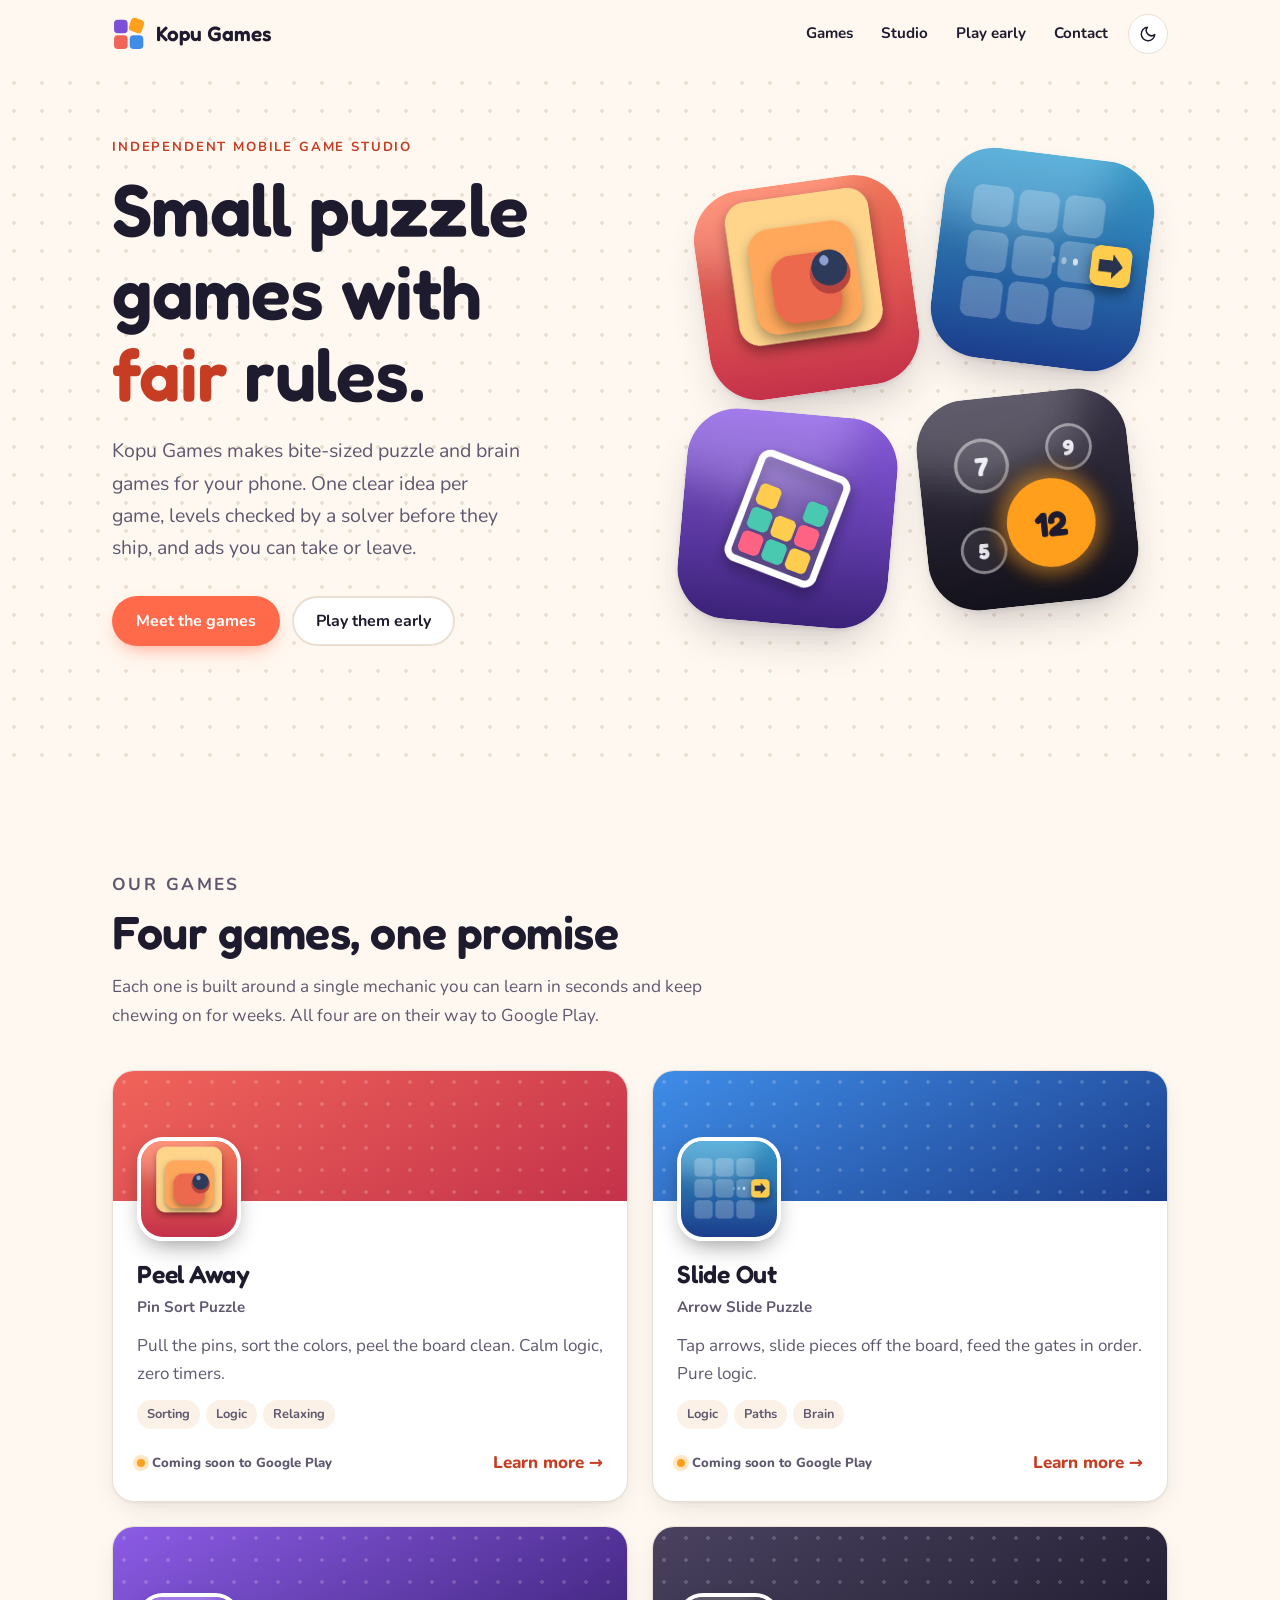
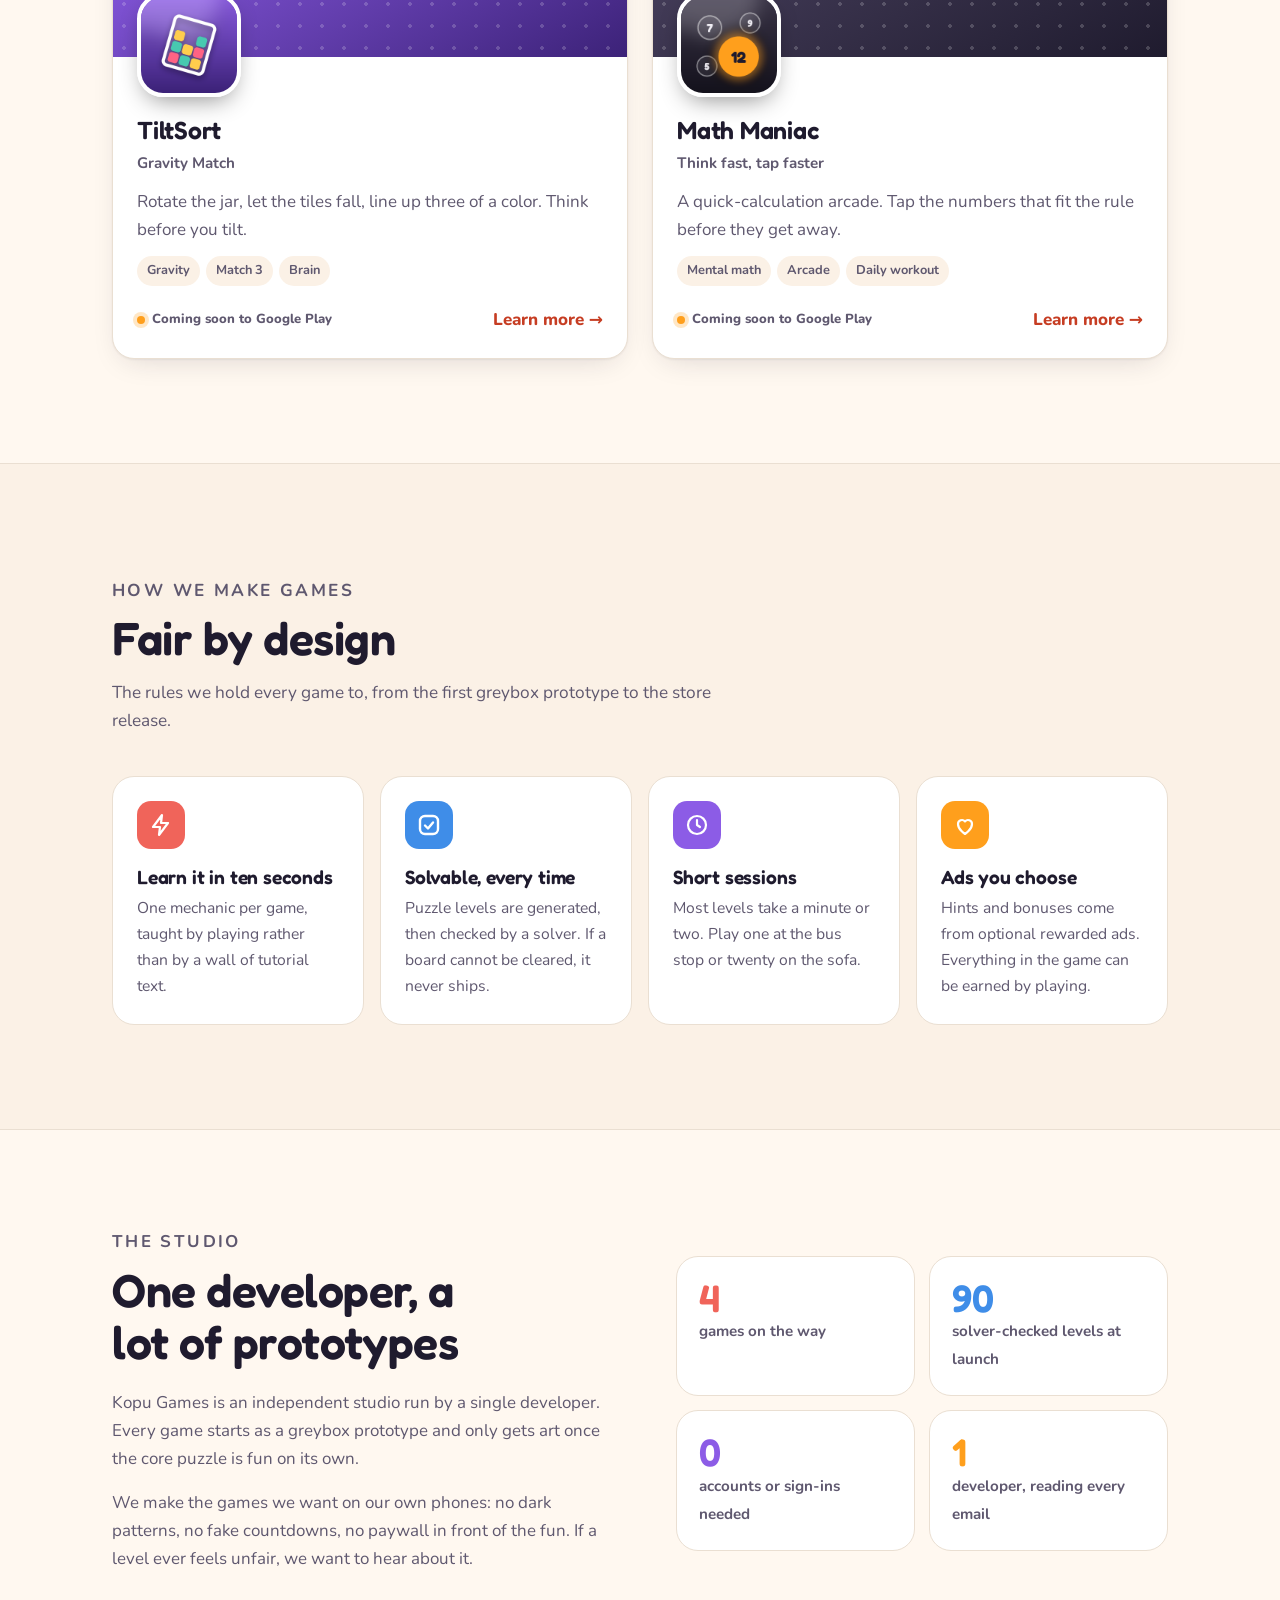
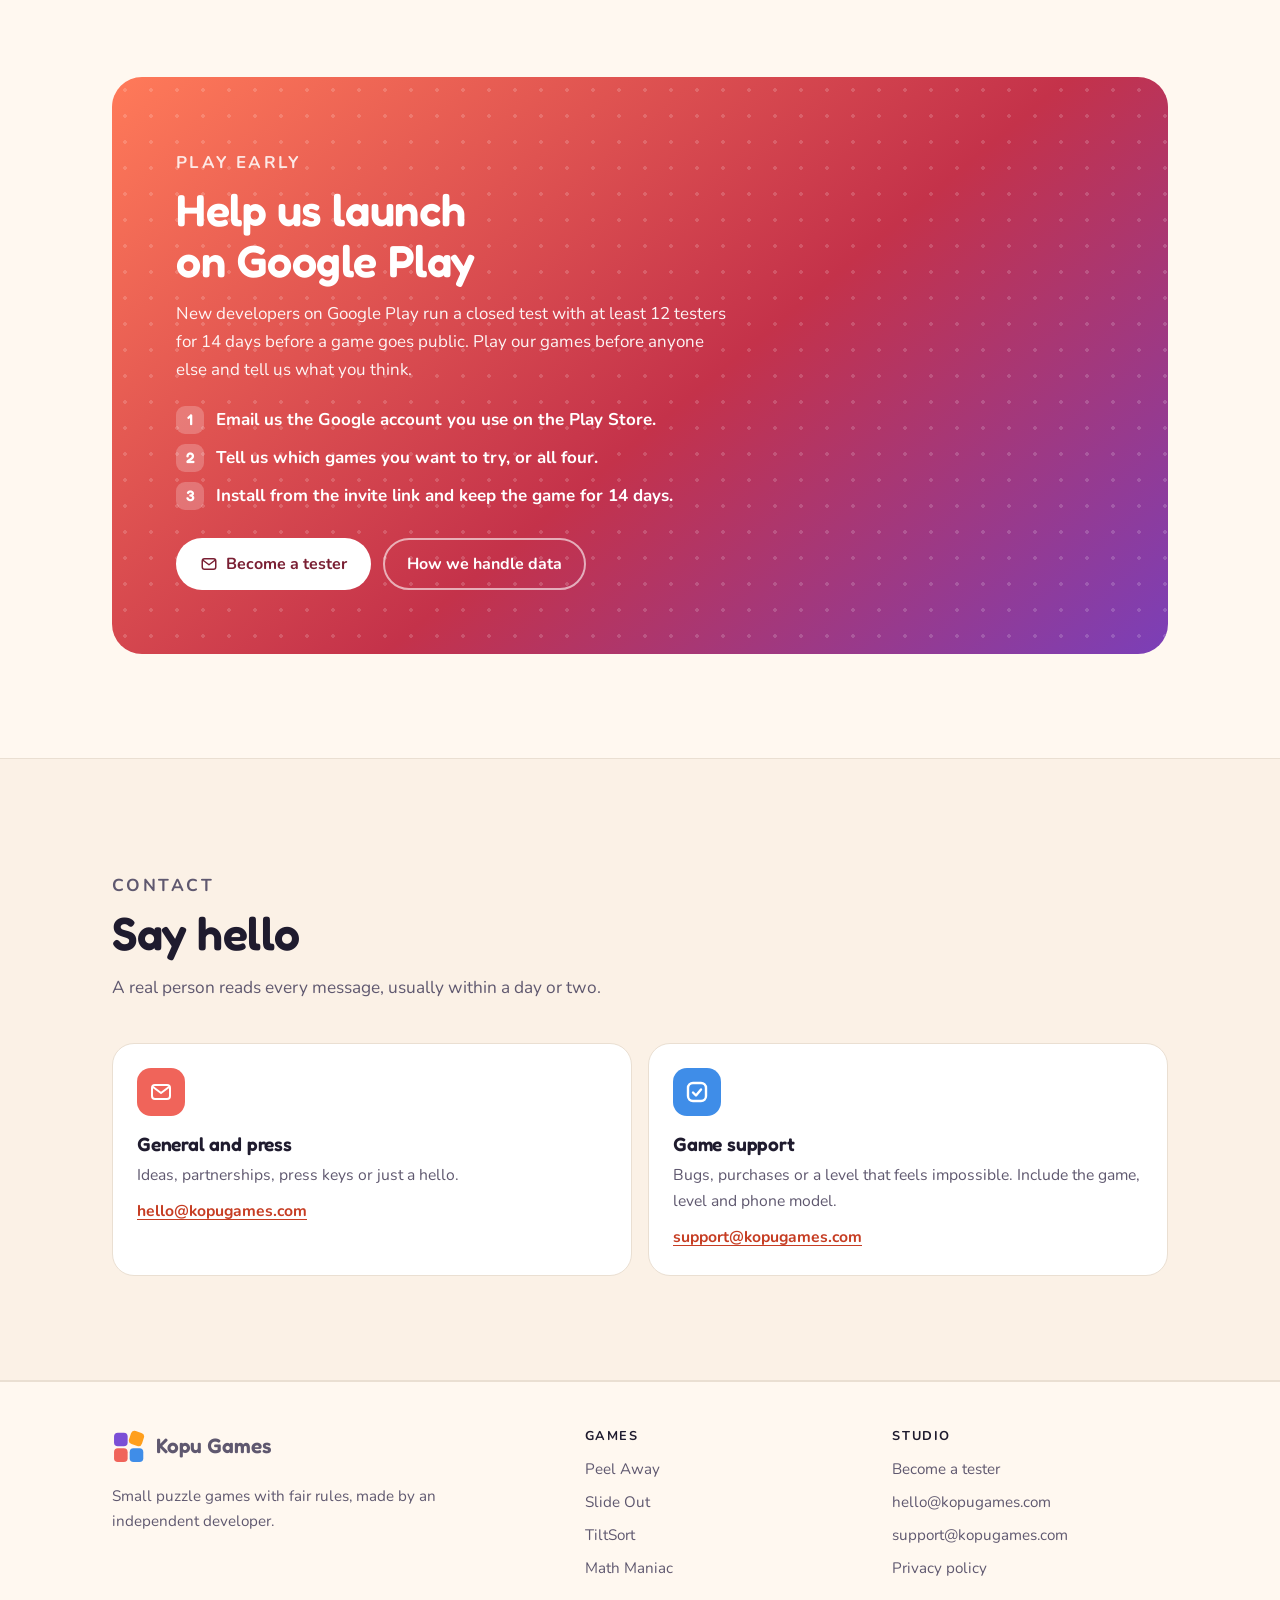
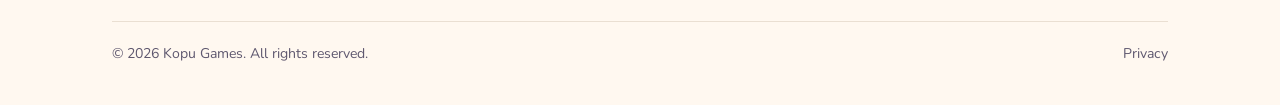
<file: index.html>
<!doctype html>
<html lang="en">
<head>
<meta charset="utf-8">
<meta name="viewport" content="width=device-width, initial-scale=1">
<title>Kopu Games: small puzzle games with fair rules</title>
<meta name="description" content="Kopu Games is an independent mobile studio making small puzzle games with fair rules: Peel Away, Slide Out, TiltSort and Math Maniac.">
<link rel="canonical" href="https://kopugames.com/">
<meta name="theme-color" content="#fff8f0" media="(prefers-color-scheme: light)">
<meta name="theme-color" content="#14121b" media="(prefers-color-scheme: dark)">
<meta property="og:type" content="website">
<meta property="og:site_name" content="Kopu Games">
<meta property="og:title" content="Kopu Games: small puzzle games with fair rules">
<meta property="og:description" content="Kopu Games is an independent mobile studio making small puzzle games with fair rules: Peel Away, Slide Out, TiltSort and Math Maniac.">
<meta property="og:url" content="https://kopugames.com/">
<meta property="og:image" content="https://kopugames.com/assets/img/og.png">
<meta name="twitter:card" content="summary_large_image">
<link rel="icon" href="favicon.svg" type="image/svg+xml">
<link rel="apple-touch-icon" href="assets/img/apple-touch-icon.png">
<link rel="preload" href="assets/fonts/fredoka.woff2" as="font" type="font/woff2" crossorigin>
<link rel="stylesheet" href="assets/site.css">
<script>try{var t=localStorage.getItem("kopu-theme");if(t)document.documentElement.setAttribute("data-theme",t)}catch(e){}</script>
</head>
<body>
<a class="skip" href="#main">Skip to content</a>
<header class="site-head">
  <div class="wrap">
    <a class="brand" href="index.html"><img src="assets/img/logo.svg" alt="" width="34" height="34">Kopu Games</a>
    <nav class="nav" aria-label="Main">
      <a href="index.html#games">Games</a>
      <a class="hide-sm" href="index.html#studio">Studio</a>
      <a class="hide-sm" href="index.html#test">Play early</a>
      <a href="index.html#contact">Contact</a>
      <button class="theme-btn" type="button" aria-label="Switch theme"><svg class="moon" viewBox="0 0 24 24" fill="none" stroke="currentColor" stroke-width="2" stroke-linecap="round" stroke-linejoin="round" aria-hidden="true"><path d="M21 12.8A9 9 0 1 1 11.2 3a7 7 0 0 0 9.8 9.8z"/></svg><svg class="sun" viewBox="0 0 24 24" fill="none" stroke="currentColor" stroke-width="2" stroke-linecap="round" aria-hidden="true"><circle cx="12" cy="12" r="4.5"/><path d="M12 2v2M12 20v2M4.9 4.9l1.4 1.4M17.7 17.7l1.4 1.4M2 12h2M20 12h2M4.9 19.1l1.4-1.4M17.7 6.3l1.4-1.4"/></svg></button>
    </nav>
  </div>
</header>
<main id="main">
<section class="hero dots">
  <div class="wrap">
    <div>
      <p class="eyebrow">Independent mobile game studio</p>
      <h1>Small puzzle games with <em>fair</em> rules.</h1>
      <p class="lede">Kopu Games makes bite-sized puzzle and brain games for your phone. One clear idea per game, levels checked by a solver before they ship, and ads you can take or leave.</p>
      <div class="ctas">
        <a class="btn btn-primary" href="#games">Meet the games</a>
        <a class="btn btn-ghost" href="#test">Play them early</a>
      </div>
    </div>
    <div class="collage">
      <a href="games/peel-away.html" aria-label="Peel Away"><img src="assets/img/peel-away.png" alt="Peel Away icon" width="512" height="512"></a>
      <a href="games/slide-out.html" aria-label="Slide Out"><img src="assets/img/slide-out.png" alt="Slide Out icon" width="512" height="512"></a>
      <a href="games/tiltsort.html" aria-label="TiltSort"><img src="assets/img/tiltsort.png" alt="TiltSort icon" width="512" height="512"></a>
      <a href="games/math-maniac.html" aria-label="Math Maniac"><img src="assets/img/math-maniac.png" alt="Math Maniac icon" width="512" height="512"></a>
    </div>
  </div>
</section>

<section id="games">
  <div class="wrap">
    <div class="section-head">
      <p class="eyebrow">Our games</p>
      <h2>Four games, one promise</h2>
      <p>Each one is built around a single mechanic you can learn in seconds and keep chewing on for weeks. All four are on their way to Google Play.</p>
    </div>
    <div class="games">
      <a class="game" data-game="peel" href="games/peel-away.html">
        <div class="band"><img class="icon" src="assets/img/peel-away.png" alt="" width="104" height="104" loading="lazy"></div>
        <div class="body">
          <h3>Peel Away</h3>
          <p class="sub">Pin Sort Puzzle</p>
          <p class="pitch">Pull the pins, sort the colors, peel the board clean. Calm logic, zero timers.</p>
          <div class="chips"><span class="chip">Sorting</span><span class="chip">Logic</span><span class="chip">Relaxing</span></div>
          <div class="foot"><span class="status">Coming soon to Google Play</span><span class="more">Learn more</span></div>
        </div>
      </a>
      <a class="game" data-game="slide" href="games/slide-out.html">
        <div class="band"><img class="icon" src="assets/img/slide-out.png" alt="" width="104" height="104" loading="lazy"></div>
        <div class="body">
          <h3>Slide Out</h3>
          <p class="sub">Arrow Slide Puzzle</p>
          <p class="pitch">Tap arrows, slide pieces off the board, feed the gates in order. Pure logic.</p>
          <div class="chips"><span class="chip">Logic</span><span class="chip">Paths</span><span class="chip">Brain</span></div>
          <div class="foot"><span class="status">Coming soon to Google Play</span><span class="more">Learn more</span></div>
        </div>
      </a>
      <a class="game" data-game="tilt" href="games/tiltsort.html">
        <div class="band"><img class="icon" src="assets/img/tiltsort.png" alt="" width="104" height="104" loading="lazy"></div>
        <div class="body">
          <h3>TiltSort</h3>
          <p class="sub">Gravity Match</p>
          <p class="pitch">Rotate the jar, let the tiles fall, line up three of a color. Think before you tilt.</p>
          <div class="chips"><span class="chip">Gravity</span><span class="chip">Match 3</span><span class="chip">Brain</span></div>
          <div class="foot"><span class="status">Coming soon to Google Play</span><span class="more">Learn more</span></div>
        </div>
      </a>
      <a class="game" data-game="math" href="games/math-maniac.html">
        <div class="band"><img class="icon" src="assets/img/math-maniac.png" alt="" width="104" height="104" loading="lazy"></div>
        <div class="body">
          <h3>Math Maniac</h3>
          <p class="sub">Think fast, tap faster</p>
          <p class="pitch">A quick-calculation arcade. Tap the numbers that fit the rule before they get away.</p>
          <div class="chips"><span class="chip">Mental math</span><span class="chip">Arcade</span><span class="chip">Daily workout</span></div>
          <div class="foot"><span class="status">Coming soon to Google Play</span><span class="more">Learn more</span></div>
        </div>
      </a>
    </div>
  </div>
</section>

<section id="studio" class="band-soft">
  <div class="wrap">
    <div class="section-head">
      <p class="eyebrow">How we make games</p>
      <h2>Fair by design</h2>
      <p>The rules we hold every game to, from the first greybox prototype to the store release.</p>
    </div>
    <div class="principles">
      <div class="principle">
        <div class="tile" style="background:var(--peel)"><svg viewBox="0 0 24 24" fill="none" stroke="currentColor" stroke-width="2.2" stroke-linecap="round" stroke-linejoin="round" aria-hidden="true"><path d="M13 2 4 14h7l-1 8 9-12h-7z"/></svg></div>
        <h3>Learn it in ten seconds</h3>
        <p>One mechanic per game, taught by playing rather than by a wall of tutorial text.</p>
      </div>
      <div class="principle">
        <div class="tile" style="background:var(--slide)"><svg viewBox="0 0 24 24" fill="none" stroke="currentColor" stroke-width="2.4" stroke-linecap="round" stroke-linejoin="round" aria-hidden="true"><rect x="3" y="3" width="18" height="18" rx="5"/><path d="m8 12.5 3 3 5-6"/></svg></div>
        <h3>Solvable, every time</h3>
        <p>Puzzle levels are generated, then checked by a solver. If a board cannot be cleared, it never ships.</p>
      </div>
      <div class="principle">
        <div class="tile" style="background:var(--tilt)"><svg viewBox="0 0 24 24" fill="none" stroke="currentColor" stroke-width="2.2" stroke-linecap="round" stroke-linejoin="round" aria-hidden="true"><circle cx="12" cy="12" r="9"/><path d="M12 7v5l3 2"/></svg></div>
        <h3>Short sessions</h3>
        <p>Most levels take a minute or two. Play one at the bus stop or twenty on the sofa.</p>
      </div>
      <div class="principle">
        <div class="tile" style="background:var(--math)"><svg viewBox="0 0 24 24" fill="none" stroke="currentColor" stroke-width="2.2" stroke-linecap="round" stroke-linejoin="round" aria-hidden="true"><path d="M12 21s-7-4.4-7-10a4 4 0 0 1 7-2.6A4 4 0 0 1 19 11c0 5.6-7 10-7 10z"/></svg></div>
        <h3>Ads you choose</h3>
        <p>Hints and bonuses come from optional rewarded ads. Everything in the game can be earned by playing.</p>
      </div>
    </div>
  </div>
</section>

<section id="about">
  <div class="wrap split">
    <div class="about-copy">
      <p class="eyebrow">The studio</p>
      <h2 class="section-title" style="font-size:clamp(2rem,4.4vw,2.9rem);margin-bottom:20px">One developer, a lot of prototypes</h2>
      <p>Kopu Games is an independent studio run by a single developer. Every game starts as a greybox prototype and only gets art once the core puzzle is fun on its own.</p>
      <p>We make the games we want on our own phones: no dark patterns, no fake countdowns, no paywall in front of the fun. If a level ever feels unfair, we want to hear about it.</p>
    </div>
    <div class="stats">
      <div class="stat"><b>4</b><span>games on the way</span></div>
      <div class="stat"><b>90</b><span>solver-checked levels at launch</span></div>
      <div class="stat"><b>0</b><span>accounts or sign-ins needed</span></div>
      <div class="stat"><b>1</b><span>developer, reading every email</span></div>
    </div>
  </div>
</section>

<section id="test" style="padding-top:0">
  <div class="wrap">
    <div class="cta-card">
      <p class="eyebrow" style="color:#fff;opacity:.85">Play early</p>
      <h2>Help us launch on Google Play</h2>
      <p>New developers on Google Play run a closed test with at least 12 testers for 14 days before a game goes public. Play our games before anyone else and tell us what you think.</p>
      <ol class="steps">
        <li>Email us the Google account you use on the Play Store.</li>
        <li>Tell us which games you want to try, or all four.</li>
        <li>Install from the invite link and keep the game for 14 days.</li>
      </ol>
      <div class="ctas">
        <a class="btn btn-light" href="mailto:hello@kopugames.com?subject=I%27d%20like%20to%20test%20Kopu%20Games&body=Google%20account%20I%20use%20on%20Play%3A%20%0AGames%20I%27d%20like%20to%20try%20(Peel%20Away%2C%20Slide%20Out%2C%20TiltSort%2C%20Math%20Maniac%2C%20or%20all)%3A%20%0APhone%20model%3A%20"><svg viewBox="0 0 24 24" fill="none" stroke="currentColor" stroke-width="2" stroke-linecap="round" stroke-linejoin="round" aria-hidden="true"><rect x="3" y="5" width="18" height="14" rx="3"/><path d="m4 7 8 6 8-6"/></svg>Become a tester</a>
        <a class="btn btn-outline" href="privacy.html">How we handle data</a>
      </div>
    </div>
  </div>
</section>

<section id="contact" class="band-soft">
  <div class="wrap">
    <div class="section-head">
      <p class="eyebrow">Contact</p>
      <h2>Say hello</h2>
      <p>A real person reads every message, usually within a day or two.</p>
    </div>
    <div class="principles" style="grid-template-columns:repeat(auto-fit,minmax(260px,1fr))">
      <div class="principle">
        <div class="tile" style="background:var(--peel)"><svg viewBox="0 0 24 24" fill="none" stroke="currentColor" stroke-width="2" stroke-linecap="round" stroke-linejoin="round" aria-hidden="true"><rect x="3" y="5" width="18" height="14" rx="3"/><path d="m4 7 8 6 8-6"/></svg></div>
        <h3>General and press</h3>
        <p>Ideas, partnerships, press keys or just a hello.</p>
        <p style="margin-top:10px"><a href="mailto:hello@kopugames.com"><strong>hello@kopugames.com</strong></a></p>
      </div>
      <div class="principle">
        <div class="tile" style="background:var(--slide)"><svg viewBox="0 0 24 24" fill="none" stroke="currentColor" stroke-width="2.4" stroke-linecap="round" stroke-linejoin="round" aria-hidden="true"><rect x="3" y="3" width="18" height="18" rx="5"/><path d="m8 12.5 3 3 5-6"/></svg></div>
        <h3>Game support</h3>
        <p>Bugs, purchases or a level that feels impossible. Include the game, level and phone model.</p>
        <p style="margin-top:10px"><a href="mailto:support@kopugames.com"><strong>support@kopugames.com</strong></a></p>
      </div>
    </div>
  </div>
</section>
</main>
<script type="application/ld+json">{"@context":"https://schema.org","@type":"Organization","name":"Kopu Games","url":"https://kopugames.com","logo":"https://kopugames.com/assets/img/apple-touch-icon.png","email":"hello@kopugames.com"}</script>
<footer class="site-foot">
  <div class="wrap">
    <div class="cols">
      <div>
        <a class="brand" href="index.html"><img src="assets/img/logo.svg" alt="" width="34" height="34">Kopu Games</a>
        <p class="blurb">Small puzzle games with fair rules, made by an independent developer.</p>
      </div>
      <div>
        <h4>Games</h4>
        <ul>
          <li><a href="games/peel-away.html">Peel Away</a></li>
          <li><a href="games/slide-out.html">Slide Out</a></li>
          <li><a href="games/tiltsort.html">TiltSort</a></li>
          <li><a href="games/math-maniac.html">Math Maniac</a></li>
        </ul>
      </div>
      <div>
        <h4>Studio</h4>
        <ul>
          <li><a href="index.html#test">Become a tester</a></li>
          <li><a href="mailto:hello@kopugames.com">hello@kopugames.com</a></li>
          <li><a href="mailto:support@kopugames.com">support@kopugames.com</a></li>
          <li><a href="privacy.html">Privacy policy</a></li>
        </ul>
      </div>
    </div>
    <div class="legal">
      <span>&copy; 2026 Kopu Games. All rights reserved.</span>
      <span><a href="privacy.html">Privacy</a></span>
    </div>
  </div>
</footer>
<script src="assets/site.js" defer></script>
</body>
</html>
</file>
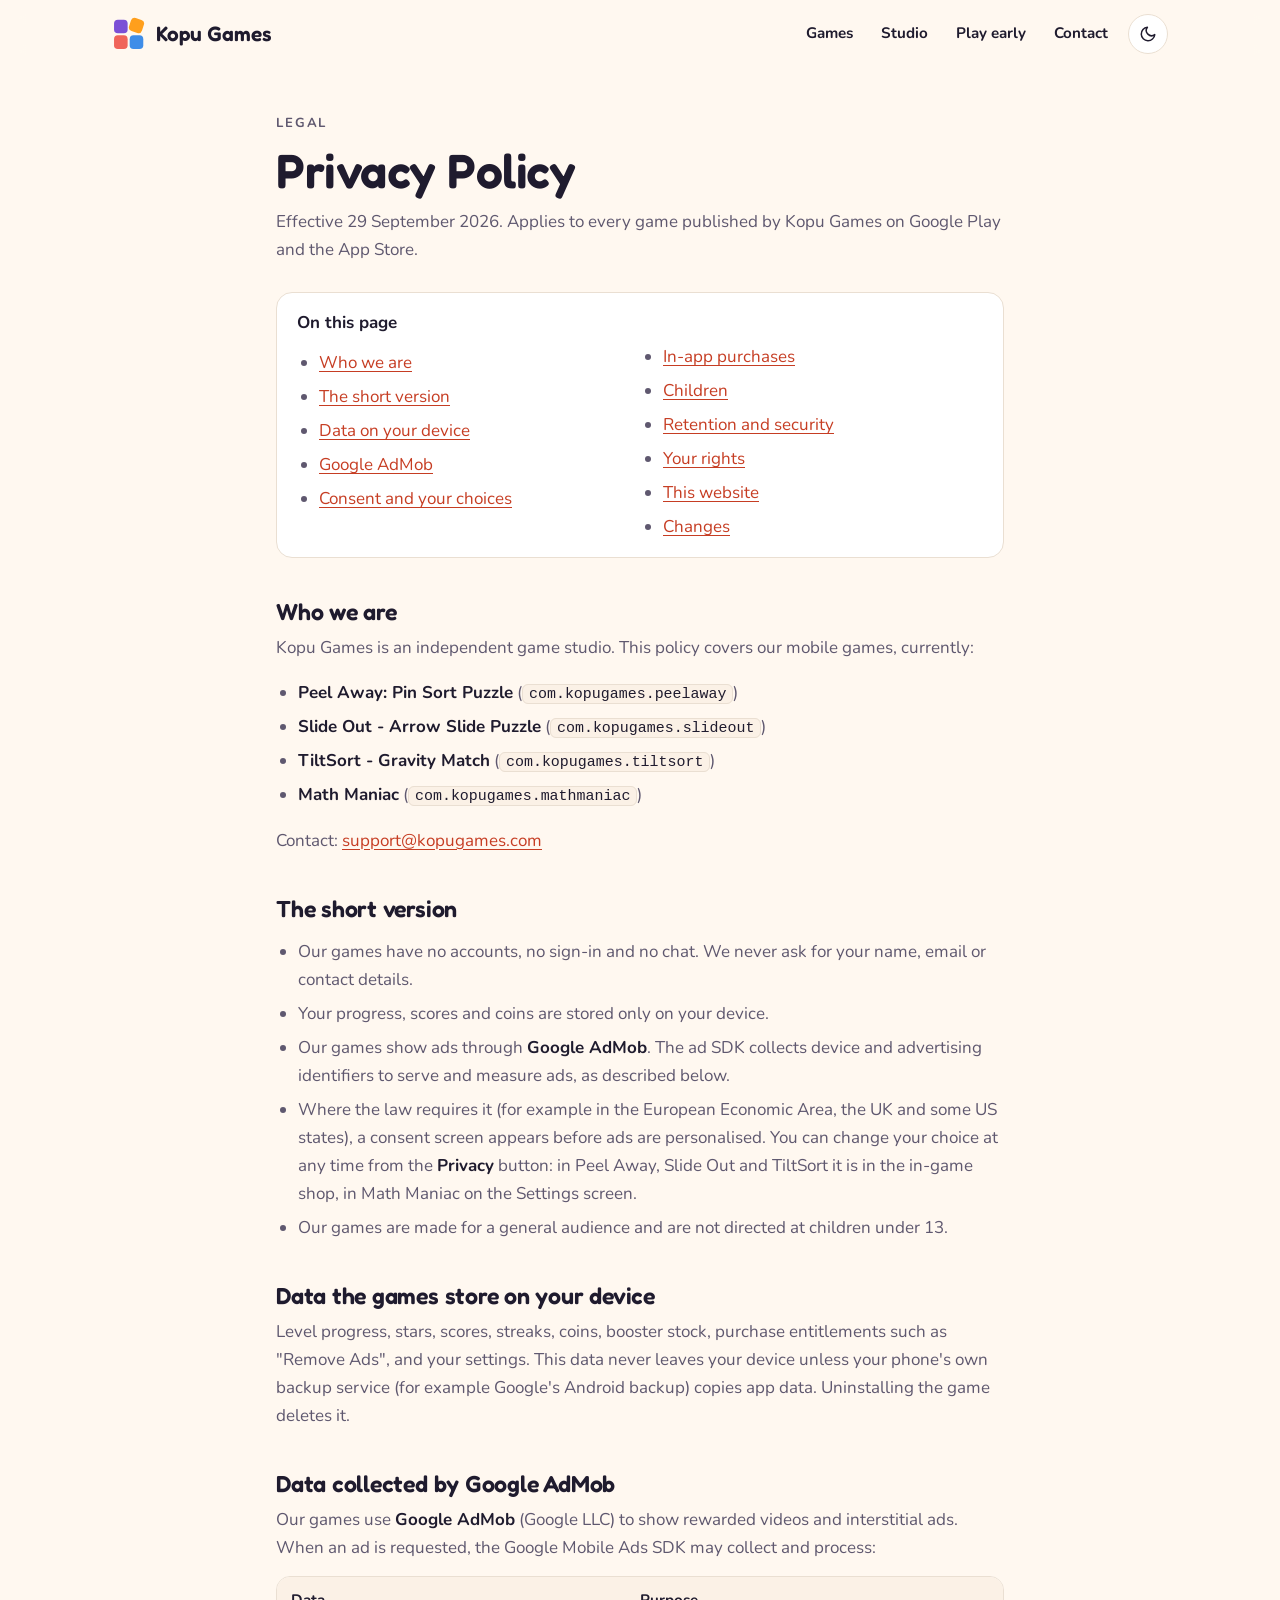
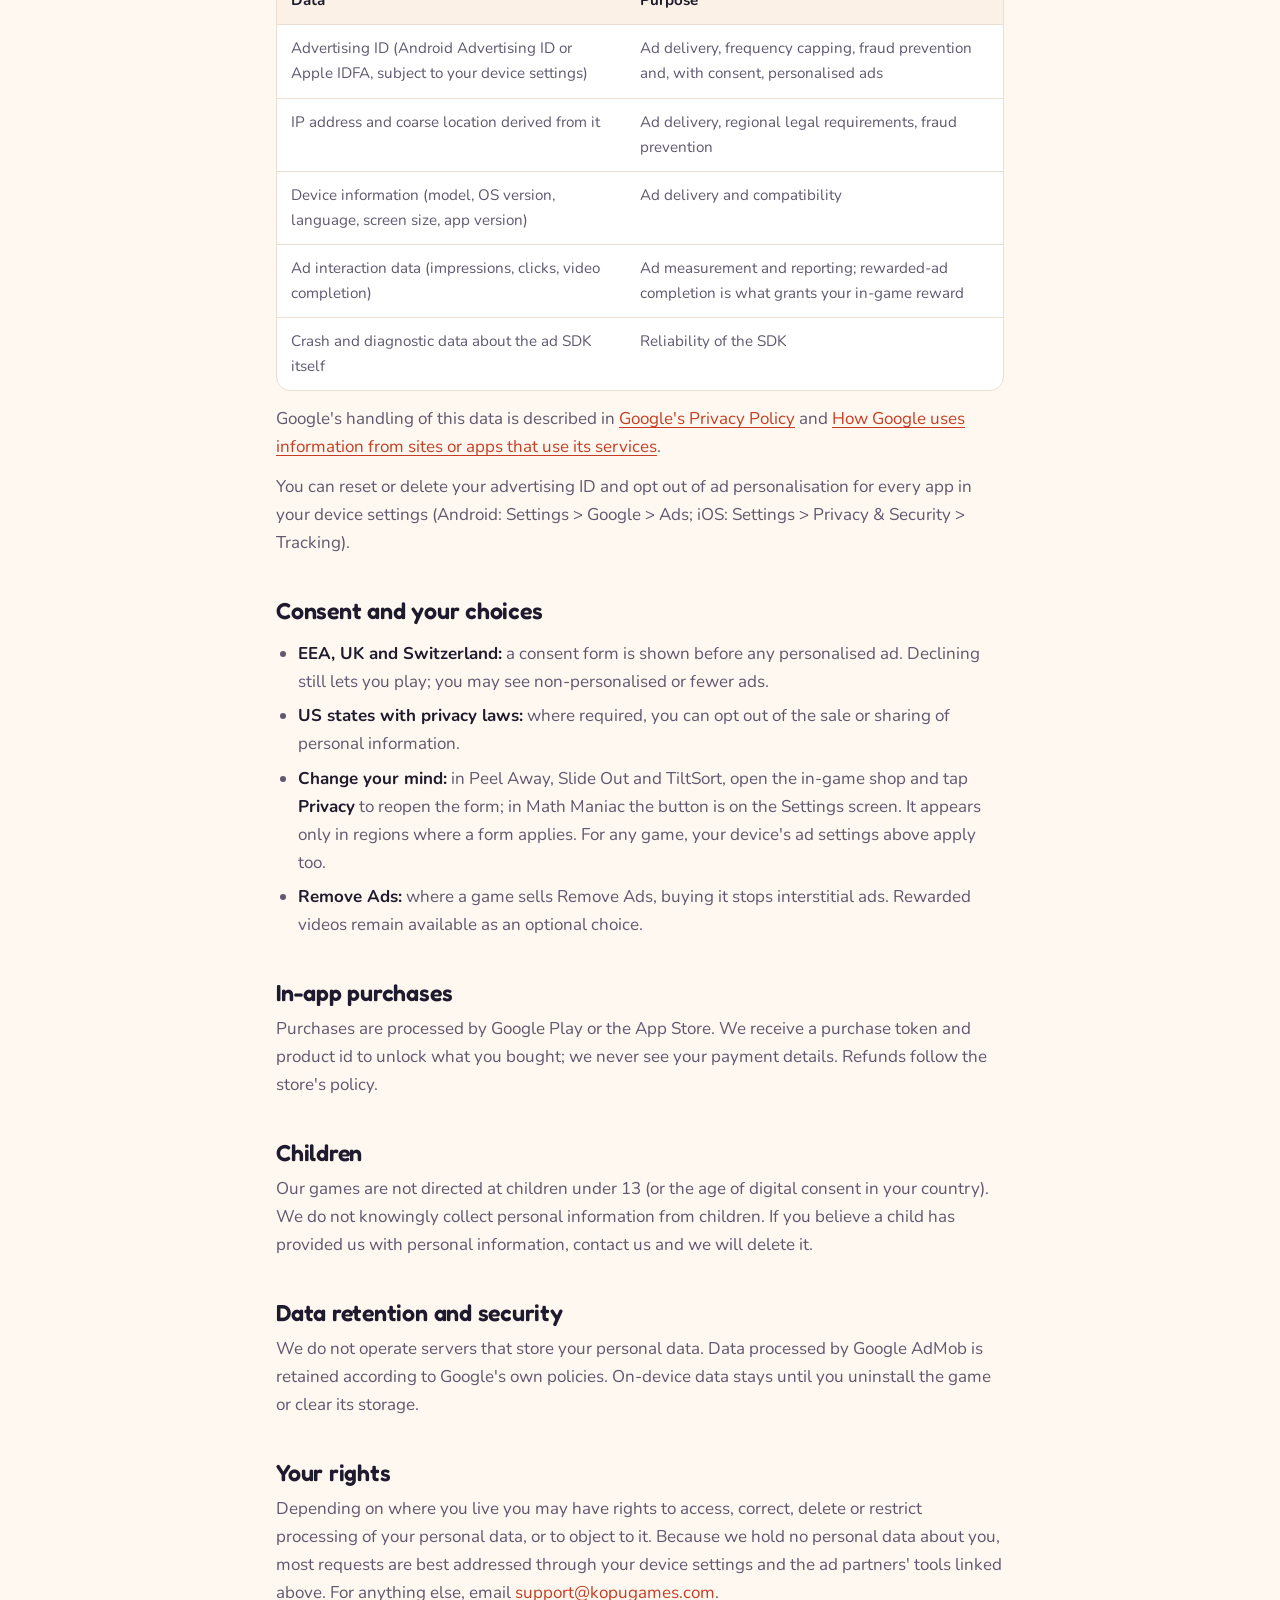
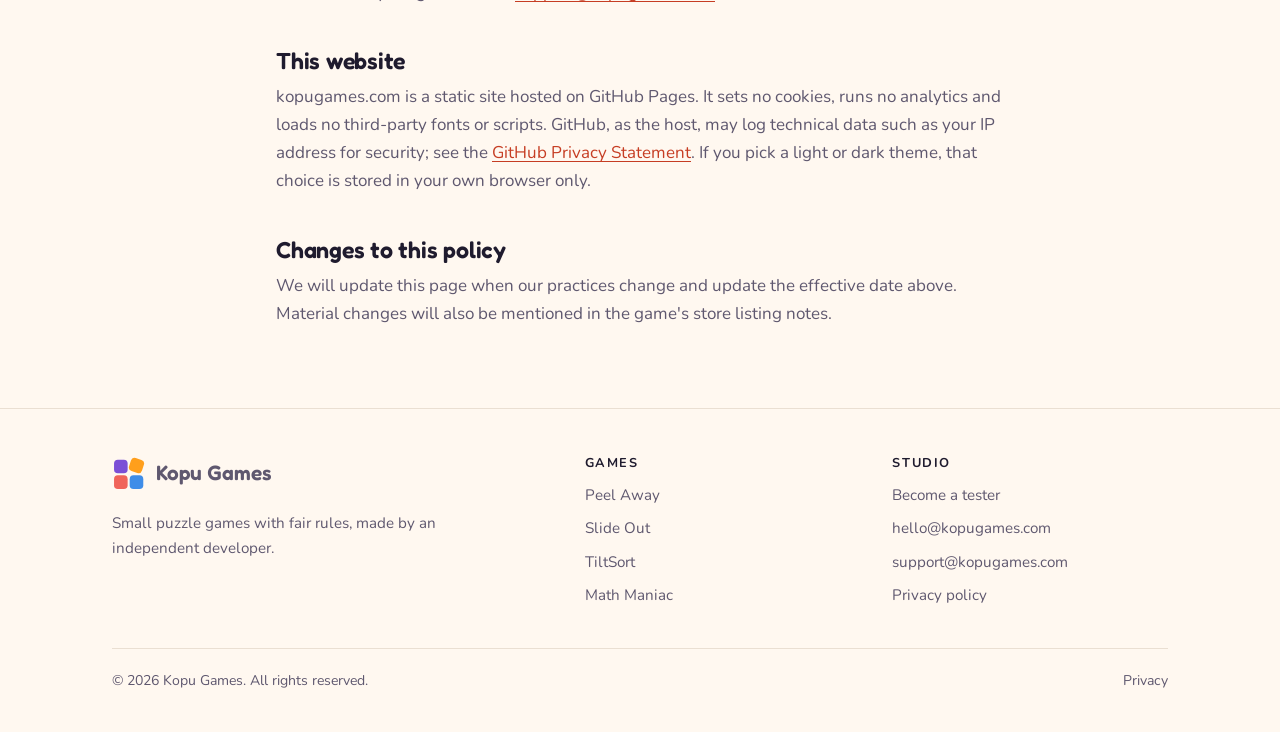
<file: privacy.html>
<!doctype html>
<html lang="en">
<head>
<meta charset="utf-8">
<meta name="viewport" content="width=device-width, initial-scale=1">
<title>Privacy Policy | Kopu Games</title>
<meta name="description" content="Privacy policy for the mobile games published by Kopu Games: Peel Away, Slide Out, TiltSort and Math Maniac.">
<link rel="canonical" href="https://kopugames.com/privacy.html">
<meta name="theme-color" content="#fff8f0" media="(prefers-color-scheme: light)">
<meta name="theme-color" content="#14121b" media="(prefers-color-scheme: dark)">
<meta property="og:type" content="website">
<meta property="og:site_name" content="Kopu Games">
<meta property="og:title" content="Privacy Policy | Kopu Games">
<meta property="og:description" content="Privacy policy for the mobile games published by Kopu Games: Peel Away, Slide Out, TiltSort and Math Maniac.">
<meta property="og:url" content="https://kopugames.com/privacy.html">
<meta property="og:image" content="https://kopugames.com/assets/img/og.png">
<meta name="twitter:card" content="summary_large_image">
<link rel="icon" href="favicon.svg" type="image/svg+xml">
<link rel="apple-touch-icon" href="assets/img/apple-touch-icon.png">
<link rel="preload" href="assets/fonts/fredoka.woff2" as="font" type="font/woff2" crossorigin>
<link rel="stylesheet" href="assets/site.css">
<script>try{var t=localStorage.getItem("kopu-theme");if(t)document.documentElement.setAttribute("data-theme",t)}catch(e){}</script>
</head>
<body>
<a class="skip" href="#main">Skip to content</a>
<header class="site-head">
  <div class="wrap">
    <a class="brand" href="index.html"><img src="assets/img/logo.svg" alt="" width="34" height="34">Kopu Games</a>
    <nav class="nav" aria-label="Main">
      <a href="index.html#games">Games</a>
      <a class="hide-sm" href="index.html#studio">Studio</a>
      <a class="hide-sm" href="index.html#test">Play early</a>
      <a href="index.html#contact">Contact</a>
      <button class="theme-btn" type="button" aria-label="Switch theme"><svg class="moon" viewBox="0 0 24 24" fill="none" stroke="currentColor" stroke-width="2" stroke-linecap="round" stroke-linejoin="round" aria-hidden="true"><path d="M21 12.8A9 9 0 1 1 11.2 3a7 7 0 0 0 9.8 9.8z"/></svg><svg class="sun" viewBox="0 0 24 24" fill="none" stroke="currentColor" stroke-width="2" stroke-linecap="round" aria-hidden="true"><circle cx="12" cy="12" r="4.5"/><path d="M12 2v2M12 20v2M4.9 4.9l1.4 1.4M17.7 17.7l1.4 1.4M2 12h2M20 12h2M4.9 19.1l1.4-1.4M17.7 6.3l1.4-1.4"/></svg></button>
    </nav>
  </div>
</header>
<main id="main" class="prose">
<p class="eyebrow">Legal</p>
<h1>Privacy Policy</h1>
<p class="meta">Effective 29 September 2026. Applies to every game published by Kopu Games on Google Play and the App Store.</p>

<nav class="toc" aria-label="On this page">
  <b>On this page</b>
  <ul>
    <li><a href="#who">Who we are</a></li>
    <li><a href="#short">The short version</a></li>
    <li><a href="#device">Data on your device</a></li>
    <li><a href="#admob">Google AdMob</a></li>
    <li><a href="#consent">Consent and your choices</a></li>
    <li><a href="#iap">In-app purchases</a></li>
    <li><a href="#children">Children</a></li>
    <li><a href="#retention">Retention and security</a></li>
    <li><a href="#rights">Your rights</a></li>
    <li><a href="#website">This website</a></li>
    <li><a href="#changes">Changes</a></li>
  </ul>
</nav>

<h2 id="who">Who we are</h2>
<p>Kopu Games is an independent game studio. This policy covers our mobile games, currently:</p>
<ul>
  <li><strong>Peel Away: Pin Sort Puzzle</strong> (<code>com.kopugames.peelaway</code>)</li>
  <li><strong>Slide Out - Arrow Slide Puzzle</strong> (<code>com.kopugames.slideout</code>)</li>
  <li><strong>TiltSort - Gravity Match</strong> (<code>com.kopugames.tiltsort</code>)</li>
  <li><strong>Math Maniac</strong> (<code>com.kopugames.mathmaniac</code>)</li>
</ul>
<p>Contact: <a href="mailto:support@kopugames.com">support@kopugames.com</a></p>

<h2 id="short">The short version</h2>
<ul>
  <li>Our games have no accounts, no sign-in and no chat. We never ask for your name, email or contact details.</li>
  <li>Your progress, scores and coins are stored only on your device.</li>
  <li>Our games show ads through <strong>Google AdMob</strong>. The ad SDK collects device and advertising identifiers to serve and measure ads, as described below.</li>
  <li>Where the law requires it (for example in the European Economic Area, the UK and some US states), a consent screen appears before ads are personalised. You can change your choice at any time from the <strong>Privacy</strong> button: in Peel Away, Slide Out and TiltSort it is in the in-game shop, in Math Maniac on the Settings screen.</li>
  <li>Our games are made for a general audience and are not directed at children under 13.</li>
</ul>

<h2 id="device">Data the games store on your device</h2>
<p>Level progress, stars, scores, streaks, coins, booster stock, purchase entitlements such as "Remove Ads", and your settings. This data never leaves your device unless your phone's own backup service (for example Google's Android backup) copies app data. Uninstalling the game deletes it.</p>

<h2 id="admob">Data collected by Google AdMob</h2>
<p>Our games use <strong>Google AdMob</strong> (Google LLC) to show rewarded videos and interstitial ads. When an ad is requested, the Google Mobile Ads SDK may collect and process:</p>
<div class="table-wrap">
<table>
  <tr><th>Data</th><th>Purpose</th></tr>
  <tr><td>Advertising ID (Android Advertising ID or Apple IDFA, subject to your device settings)</td><td>Ad delivery, frequency capping, fraud prevention and, with consent, personalised ads</td></tr>
  <tr><td>IP address and coarse location derived from it</td><td>Ad delivery, regional legal requirements, fraud prevention</td></tr>
  <tr><td>Device information (model, OS version, language, screen size, app version)</td><td>Ad delivery and compatibility</td></tr>
  <tr><td>Ad interaction data (impressions, clicks, video completion)</td><td>Ad measurement and reporting; rewarded-ad completion is what grants your in-game reward</td></tr>
  <tr><td>Crash and diagnostic data about the ad SDK itself</td><td>Reliability of the SDK</td></tr>
</table>
</div>
<p>Google's handling of this data is described in <a href="https://policies.google.com/privacy">Google's Privacy Policy</a> and <a href="https://policies.google.com/technologies/partner-sites">How Google uses information from sites or apps that use its services</a>.</p>
<p>You can reset or delete your advertising ID and opt out of ad personalisation for every app in your device settings (Android: Settings &gt; Google &gt; Ads; iOS: Settings &gt; Privacy &amp; Security &gt; Tracking).</p>

<h2 id="consent">Consent and your choices</h2>
<ul>
  <li><strong>EEA, UK and Switzerland:</strong> a consent form is shown before any personalised ad. Declining still lets you play; you may see non-personalised or fewer ads.</li>
  <li><strong>US states with privacy laws:</strong> where required, you can opt out of the sale or sharing of personal information.</li>
  <li><strong>Change your mind:</strong> in Peel Away, Slide Out and TiltSort, open the in-game shop and tap <strong>Privacy</strong> to reopen the form; in Math Maniac the button is on the Settings screen. It appears only in regions where a form applies. For any game, your device's ad settings above apply too.</li>
  <li><strong>Remove Ads:</strong> where a game sells Remove Ads, buying it stops interstitial ads. Rewarded videos remain available as an optional choice.</li>
</ul>

<h2 id="iap">In-app purchases</h2>
<p>Purchases are processed by Google Play or the App Store. We receive a purchase token and product id to unlock what you bought; we never see your payment details. Refunds follow the store's policy.</p>

<h2 id="children">Children</h2>
<p>Our games are not directed at children under 13 (or the age of digital consent in your country). We do not knowingly collect personal information from children. If you believe a child has provided us with personal information, contact us and we will delete it.</p>

<h2 id="retention">Data retention and security</h2>
<p>We do not operate servers that store your personal data. Data processed by Google AdMob is retained according to Google's own policies. On-device data stays until you uninstall the game or clear its storage.</p>

<h2 id="rights">Your rights</h2>
<p>Depending on where you live you may have rights to access, correct, delete or restrict processing of your personal data, or to object to it. Because we hold no personal data about you, most requests are best addressed through your device settings and the ad partners' tools linked above. For anything else, email <a href="mailto:support@kopugames.com">support@kopugames.com</a>.</p>

<h2 id="website">This website</h2>
<p>kopugames.com is a static site hosted on GitHub Pages. It sets no cookies, runs no analytics and loads no third-party fonts or scripts. GitHub, as the host, may log technical data such as your IP address for security; see the <a href="https://docs.github.com/en/site-policy/privacy-policies/github-general-privacy-statement">GitHub Privacy Statement</a>. If you pick a light or dark theme, that choice is stored in your own browser only.</p>

<h2 id="changes">Changes to this policy</h2>
<p>We will update this page when our practices change and update the effective date above. Material changes will also be mentioned in the game's store listing notes.</p>
</main>
<footer class="site-foot">
  <div class="wrap">
    <div class="cols">
      <div>
        <a class="brand" href="index.html"><img src="assets/img/logo.svg" alt="" width="34" height="34">Kopu Games</a>
        <p class="blurb">Small puzzle games with fair rules, made by an independent developer.</p>
      </div>
      <div>
        <h4>Games</h4>
        <ul>
          <li><a href="games/peel-away.html">Peel Away</a></li>
          <li><a href="games/slide-out.html">Slide Out</a></li>
          <li><a href="games/tiltsort.html">TiltSort</a></li>
          <li><a href="games/math-maniac.html">Math Maniac</a></li>
        </ul>
      </div>
      <div>
        <h4>Studio</h4>
        <ul>
          <li><a href="index.html#test">Become a tester</a></li>
          <li><a href="mailto:hello@kopugames.com">hello@kopugames.com</a></li>
          <li><a href="mailto:support@kopugames.com">support@kopugames.com</a></li>
          <li><a href="privacy.html">Privacy policy</a></li>
        </ul>
      </div>
    </div>
    <div class="legal">
      <span>&copy; 2026 Kopu Games. All rights reserved.</span>
      <span><a href="privacy.html">Privacy</a></span>
    </div>
  </div>
</footer>
<script src="assets/site.js" defer></script>
</body>
</html>
</file>
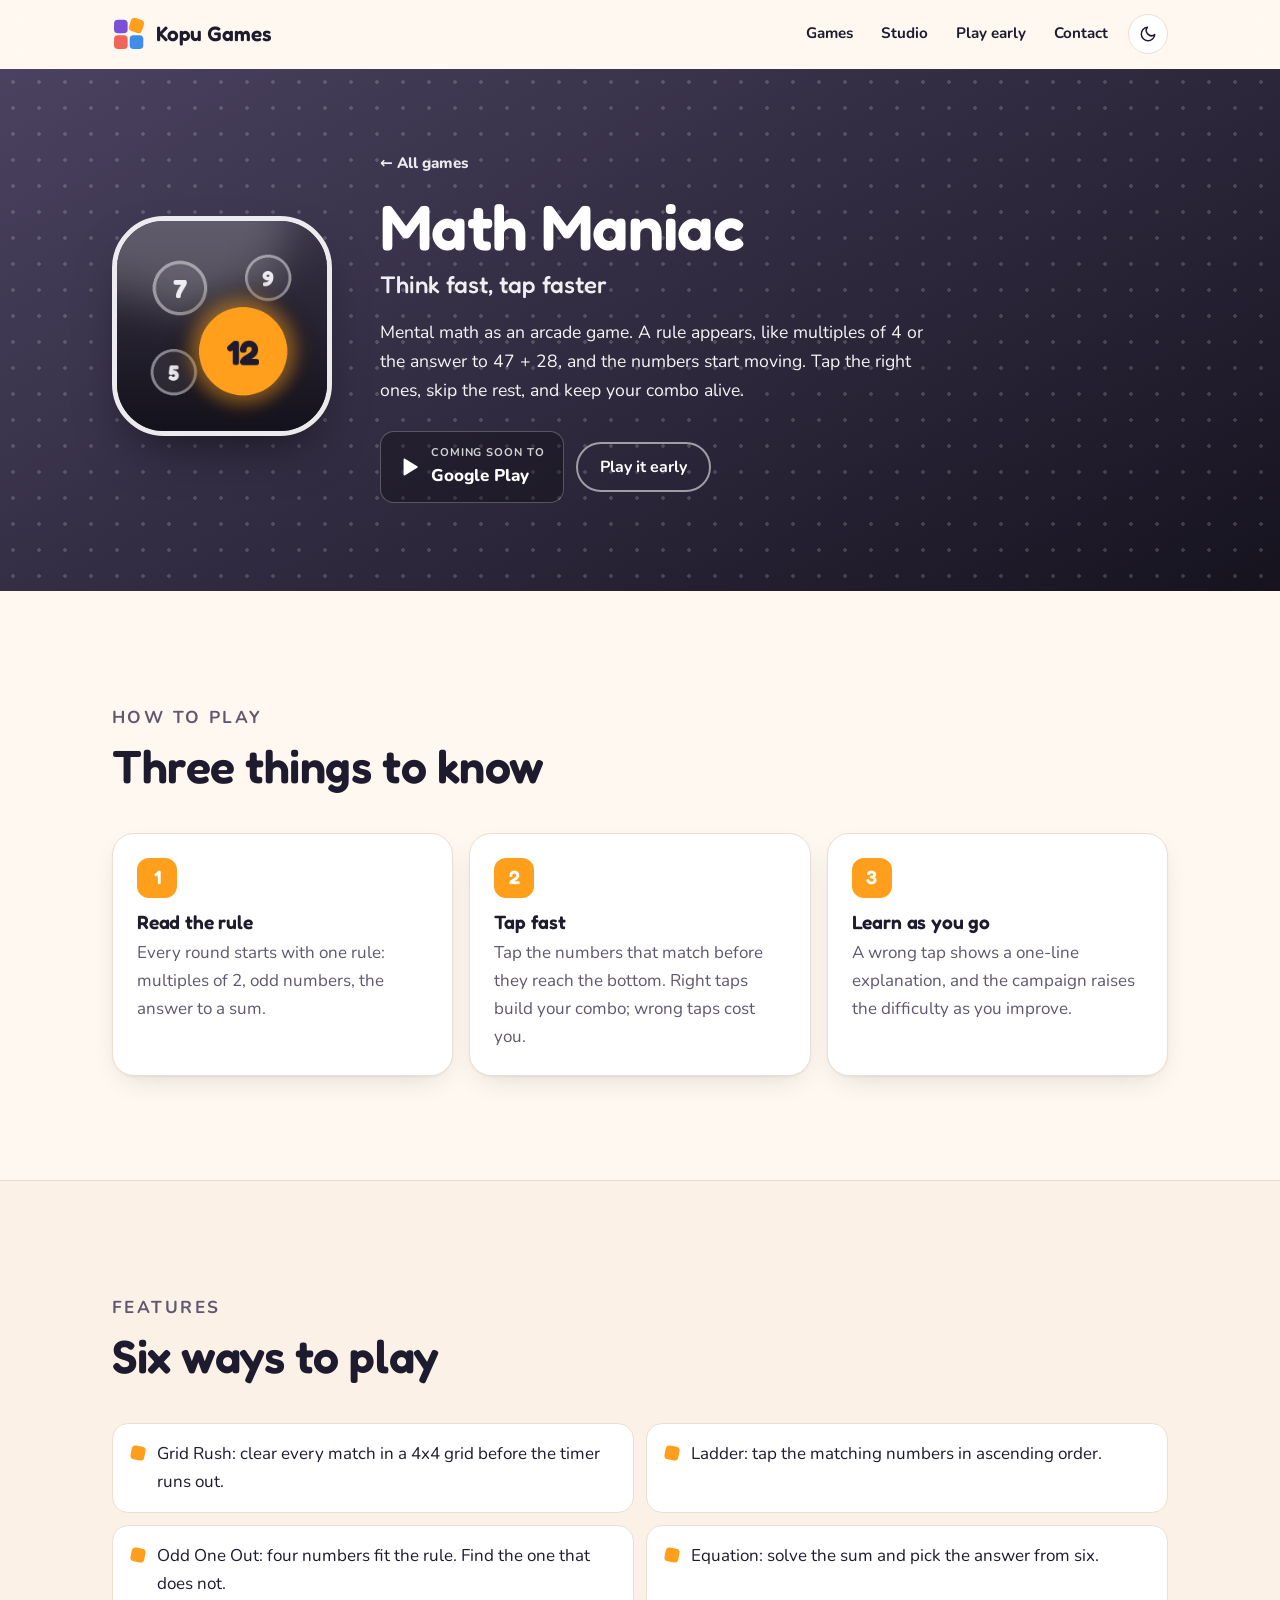
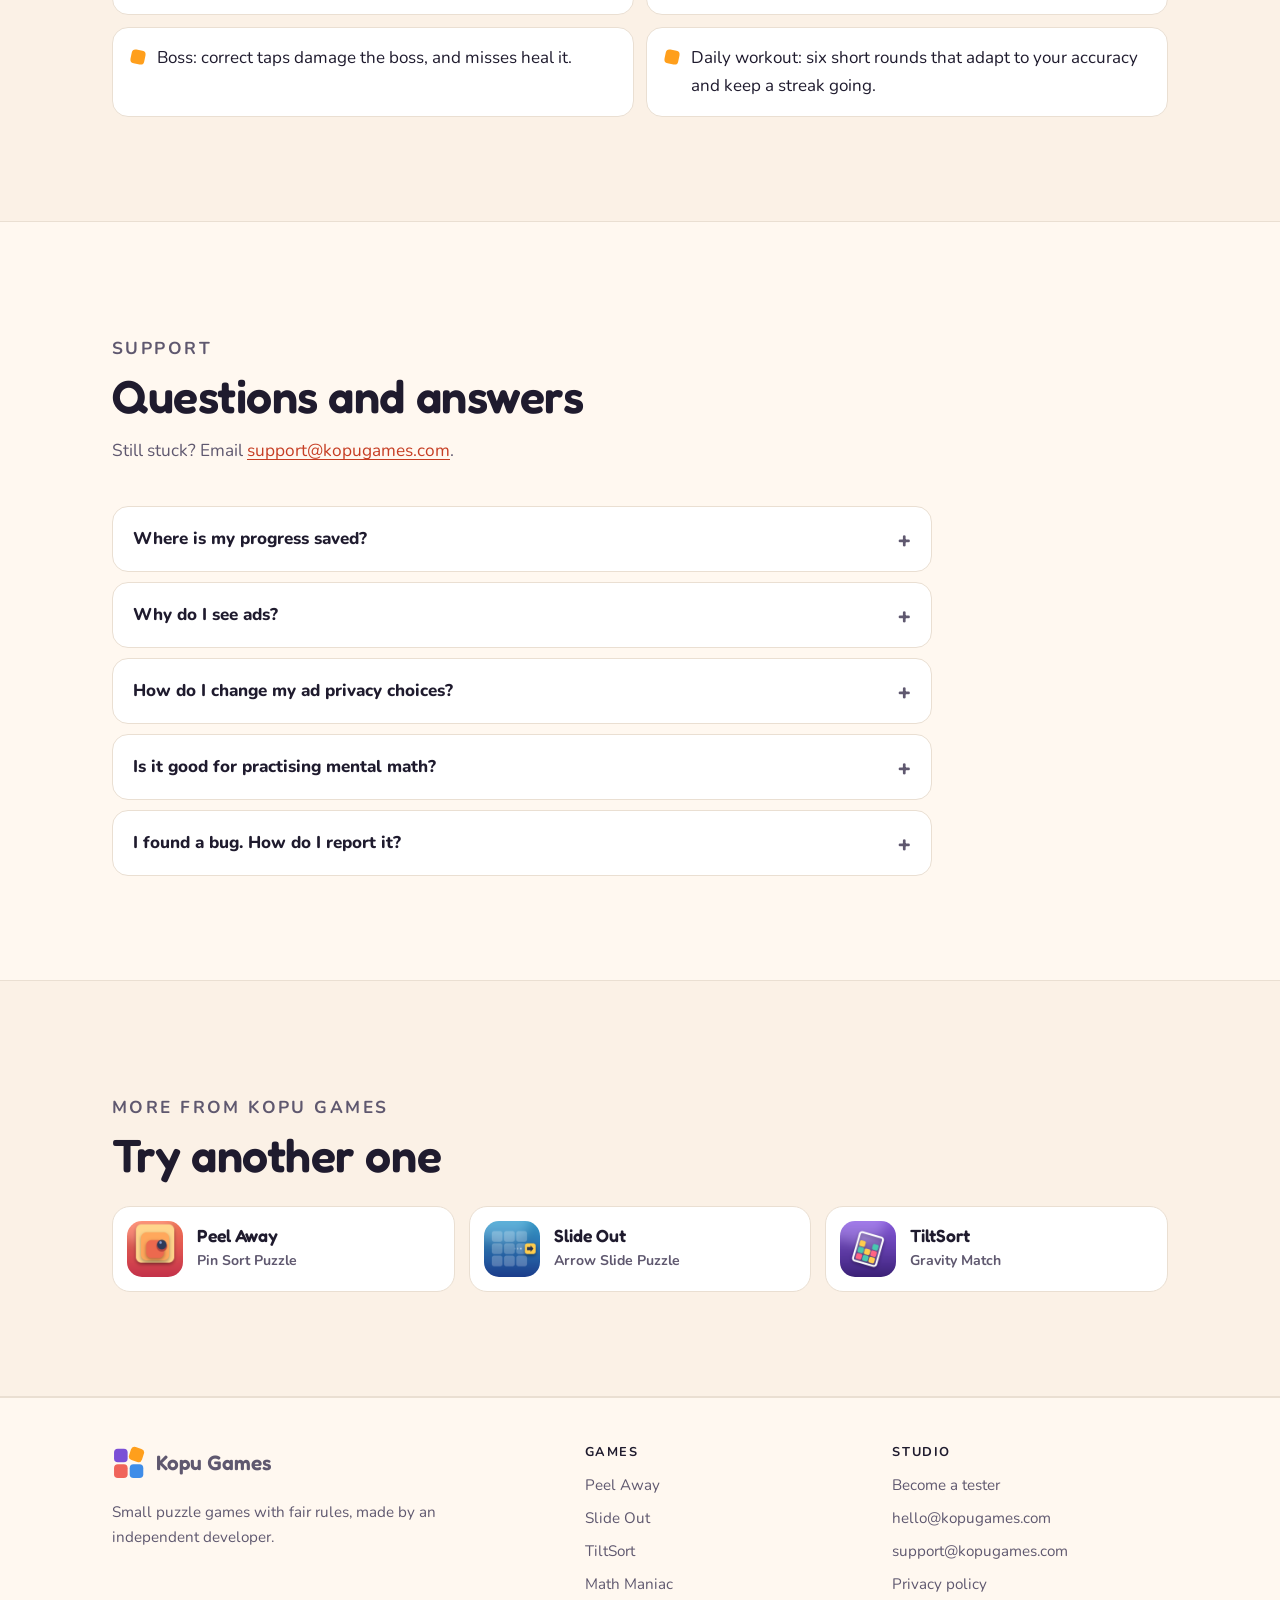
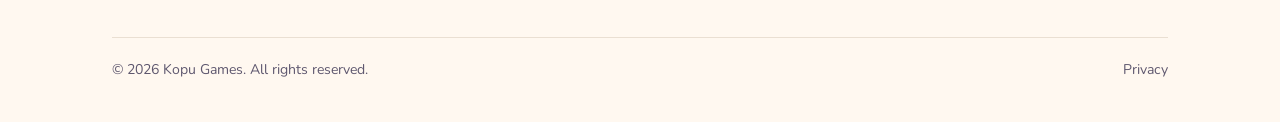
<file: games/math-maniac.html>
<!doctype html>
<html lang="en">
<head>
<meta charset="utf-8">
<meta name="viewport" content="width=device-width, initial-scale=1">
<title>Math Maniac | Kopu Games</title>
<meta name="description" content="Math Maniac by Kopu Games. A quick-calculation arcade. Tap the numbers that fit the rule before they get away.">
<link rel="canonical" href="https://kopugames.com/games/math-maniac.html">
<meta name="theme-color" content="#fff8f0" media="(prefers-color-scheme: light)">
<meta name="theme-color" content="#14121b" media="(prefers-color-scheme: dark)">
<meta property="og:type" content="website">
<meta property="og:site_name" content="Kopu Games">
<meta property="og:title" content="Math Maniac | Kopu Games">
<meta property="og:description" content="Math Maniac by Kopu Games. A quick-calculation arcade. Tap the numbers that fit the rule before they get away.">
<meta property="og:url" content="https://kopugames.com/games/math-maniac.html">
<meta property="og:image" content="https://kopugames.com/assets/img/og.png">
<meta name="twitter:card" content="summary_large_image">
<link rel="icon" href="../favicon.svg" type="image/svg+xml">
<link rel="apple-touch-icon" href="../assets/img/apple-touch-icon.png">
<link rel="preload" href="../assets/fonts/fredoka.woff2" as="font" type="font/woff2" crossorigin>
<link rel="stylesheet" href="../assets/site.css">
<script>try{var t=localStorage.getItem("kopu-theme");if(t)document.documentElement.setAttribute("data-theme",t)}catch(e){}</script>
</head>
<body>
<a class="skip" href="#main">Skip to content</a>
<header class="site-head">
  <div class="wrap">
    <a class="brand" href="../index.html"><img src="../assets/img/logo.svg" alt="" width="34" height="34">Kopu Games</a>
    <nav class="nav" aria-label="Main">
      <a href="../index.html#games">Games</a>
      <a class="hide-sm" href="../index.html#studio">Studio</a>
      <a class="hide-sm" href="../index.html#test">Play early</a>
      <a href="../index.html#contact">Contact</a>
      <button class="theme-btn" type="button" aria-label="Switch theme"><svg class="moon" viewBox="0 0 24 24" fill="none" stroke="currentColor" stroke-width="2" stroke-linecap="round" stroke-linejoin="round" aria-hidden="true"><path d="M21 12.8A9 9 0 1 1 11.2 3a7 7 0 0 0 9.8 9.8z"/></svg><svg class="sun" viewBox="0 0 24 24" fill="none" stroke="currentColor" stroke-width="2" stroke-linecap="round" aria-hidden="true"><circle cx="12" cy="12" r="4.5"/><path d="M12 2v2M12 20v2M4.9 4.9l1.4 1.4M17.7 17.7l1.4 1.4M2 12h2M20 12h2M4.9 19.1l1.4-1.4M17.7 6.3l1.4-1.4"/></svg></button>
    </nav>
  </div>
</header>
<main id="main" style="--c:var(--math)">
<section class="game-hero" data-game="math">
  <div class="wrap">
    <img class="big-icon" src="../assets/img/math-maniac.png" alt="Math Maniac icon" width="220" height="220">
    <div>
      <a class="back" href="../index.html#games">&larr; All games</a>
      <h1 style="margin-top:14px">Math Maniac</h1>
      <p class="sub">Think fast, tap faster</p>
      <p class="lede">Mental math as an arcade game. A rule appears, like multiples of 4 or the answer to 47 + 28, and the numbers start moving. Tap the right ones, skip the rest, and keep your combo alive.</p>
      <div class="ctas">
        <!-- When the game is live, replace the span below with:
        <a class="play-pill" href="https://play.google.com/store/apps/details?id=com.kopugames.mathmaniac"><svg viewBox="0 0 24 24" aria-hidden="true"><path fill="currentColor" d="M5 3.9v16.2c0 .8.9 1.3 1.6.9l13.3-8.1c.7-.4.7-1.4 0-1.8L6.6 3c-.7-.4-1.6.1-1.6.9z"/></svg><span><small>Get it on</small>Google Play</span></a> -->
        <span class="play-pill" aria-label="Coming soon to Google Play"><svg viewBox="0 0 24 24" aria-hidden="true"><path fill="currentColor" d="M5 3.9v16.2c0 .8.9 1.3 1.6.9l13.3-8.1c.7-.4.7-1.4 0-1.8L6.6 3c-.7-.4-1.6.1-1.6.9z"/></svg><span><small>Coming soon to</small>Google Play</span></span>
        <a class="btn btn-outline" style="border-color:rgba(255,255,255,.55);color:#fff" href="../index.html#test">Play it early</a>
      </div>
    </div>
  </div>
</section>

<section>
  <div class="wrap">
    <div class="section-head">
      <p class="eyebrow">How to play</p>
      <h2>Three things to know</h2>
    </div>
    <ol class="howto">
      <li><h3>Read the rule</h3><p>Every round starts with one rule: multiples of 2, odd numbers, the answer to a sum.</p></li>
      <li><h3>Tap fast</h3><p>Tap the numbers that match before they reach the bottom. Right taps build your combo; wrong taps cost you.</p></li>
      <li><h3>Learn as you go</h3><p>A wrong tap shows a one-line explanation, and the campaign raises the difficulty as you improve.</p></li>
    </ol>
  </div>
</section>

<section class="band-soft">
  <div class="wrap">
    <div class="section-head">
      <p class="eyebrow">Features</p>
      <h2>Six ways to play</h2>
    </div>
    <ul class="features">
      <li>Grid Rush: clear every match in a 4x4 grid before the timer runs out.</li>
      <li>Ladder: tap the matching numbers in ascending order.</li>
      <li>Odd One Out: four numbers fit the rule. Find the one that does not.</li>
      <li>Equation: solve the sum and pick the answer from six.</li>
      <li>Boss: correct taps damage the boss, and misses heal it.</li>
      <li>Daily workout: six short rounds that adapt to your accuracy and keep a streak going.</li>
    </ul>
  </div>
</section>

<section id="support">
  <div class="wrap">
    <div class="section-head">
      <p class="eyebrow">Support</p>
      <h2>Questions and answers</h2>
      <p>Still stuck? Email <a href="mailto:support@kopugames.com?subject=Math%20Maniac%20support">support@kopugames.com</a>.</p>
    </div>
    <div class="faq">
      <details>
        <summary>Where is my progress saved?</summary>
        <p>Only on your phone. There is no account or sign-in. Uninstalling the game or clearing its data resets your progress; your phone&#x27;s own backup (for example Android backup) may restore it on a new device.</p>
      </details>
      <details>
        <summary>Why do I see ads?</summary>
        <p>Ads keep the game free. Math Maniac shows ads through Google AdMob; rewarded videos are optional. You can reset your advertising ID or opt out of ad personalisation in your phone&#x27;s settings.</p>
      </details>
      <details>
        <summary>How do I change my ad privacy choices?</summary>
        <p>Open Settings in the game and tap Privacy to reopen the consent form (it shows in regions where one applies). You can also change your ad settings in your phone&#x27;s own settings.</p>
      </details>
      <details>
        <summary>Is it good for practising mental math?</summary>
        <p>That is the idea. The daily workout picks the difficulty of each round from your own accuracy, and every wrong tap explains the right answer in one line.</p>
      </details>
      <details>
        <summary>I found a bug. How do I report it?</summary>
        <p>Email support@kopugames.com with the game name, the level or mode, and your phone model. A screenshot helps a lot.</p>
      </details>
    </div>
  </div>
</section>

<section class="band-soft">
  <div class="wrap">
    <div class="section-head" style="margin-bottom:24px">
      <p class="eyebrow">More from Kopu Games</p>
      <h2>Try another one</h2>
    </div>
    <div class="more-games">
      <a class="mini" href="peel-away.html"><img src="../assets/img/peel-away.png" alt="" width="56" height="56" loading="lazy"><div><b>Peel Away</b><span>Pin Sort Puzzle</span></div></a>
      <a class="mini" href="slide-out.html"><img src="../assets/img/slide-out.png" alt="" width="56" height="56" loading="lazy"><div><b>Slide Out</b><span>Arrow Slide Puzzle</span></div></a>
      <a class="mini" href="tiltsort.html"><img src="../assets/img/tiltsort.png" alt="" width="56" height="56" loading="lazy"><div><b>TiltSort</b><span>Gravity Match</span></div></a>
    </div>
  </div>
</section>
</main>
<footer class="site-foot">
  <div class="wrap">
    <div class="cols">
      <div>
        <a class="brand" href="../index.html"><img src="../assets/img/logo.svg" alt="" width="34" height="34">Kopu Games</a>
        <p class="blurb">Small puzzle games with fair rules, made by an independent developer.</p>
      </div>
      <div>
        <h4>Games</h4>
        <ul>
          <li><a href="../games/peel-away.html">Peel Away</a></li>
          <li><a href="../games/slide-out.html">Slide Out</a></li>
          <li><a href="../games/tiltsort.html">TiltSort</a></li>
          <li><a href="../games/math-maniac.html">Math Maniac</a></li>
        </ul>
      </div>
      <div>
        <h4>Studio</h4>
        <ul>
          <li><a href="../index.html#test">Become a tester</a></li>
          <li><a href="mailto:hello@kopugames.com">hello@kopugames.com</a></li>
          <li><a href="mailto:support@kopugames.com">support@kopugames.com</a></li>
          <li><a href="../privacy.html">Privacy policy</a></li>
        </ul>
      </div>
    </div>
    <div class="legal">
      <span>&copy; 2026 Kopu Games. All rights reserved.</span>
      <span><a href="../privacy.html">Privacy</a></span>
    </div>
  </div>
</footer>
<script src="../assets/site.js" defer></script>
</body>
</html>
</file>
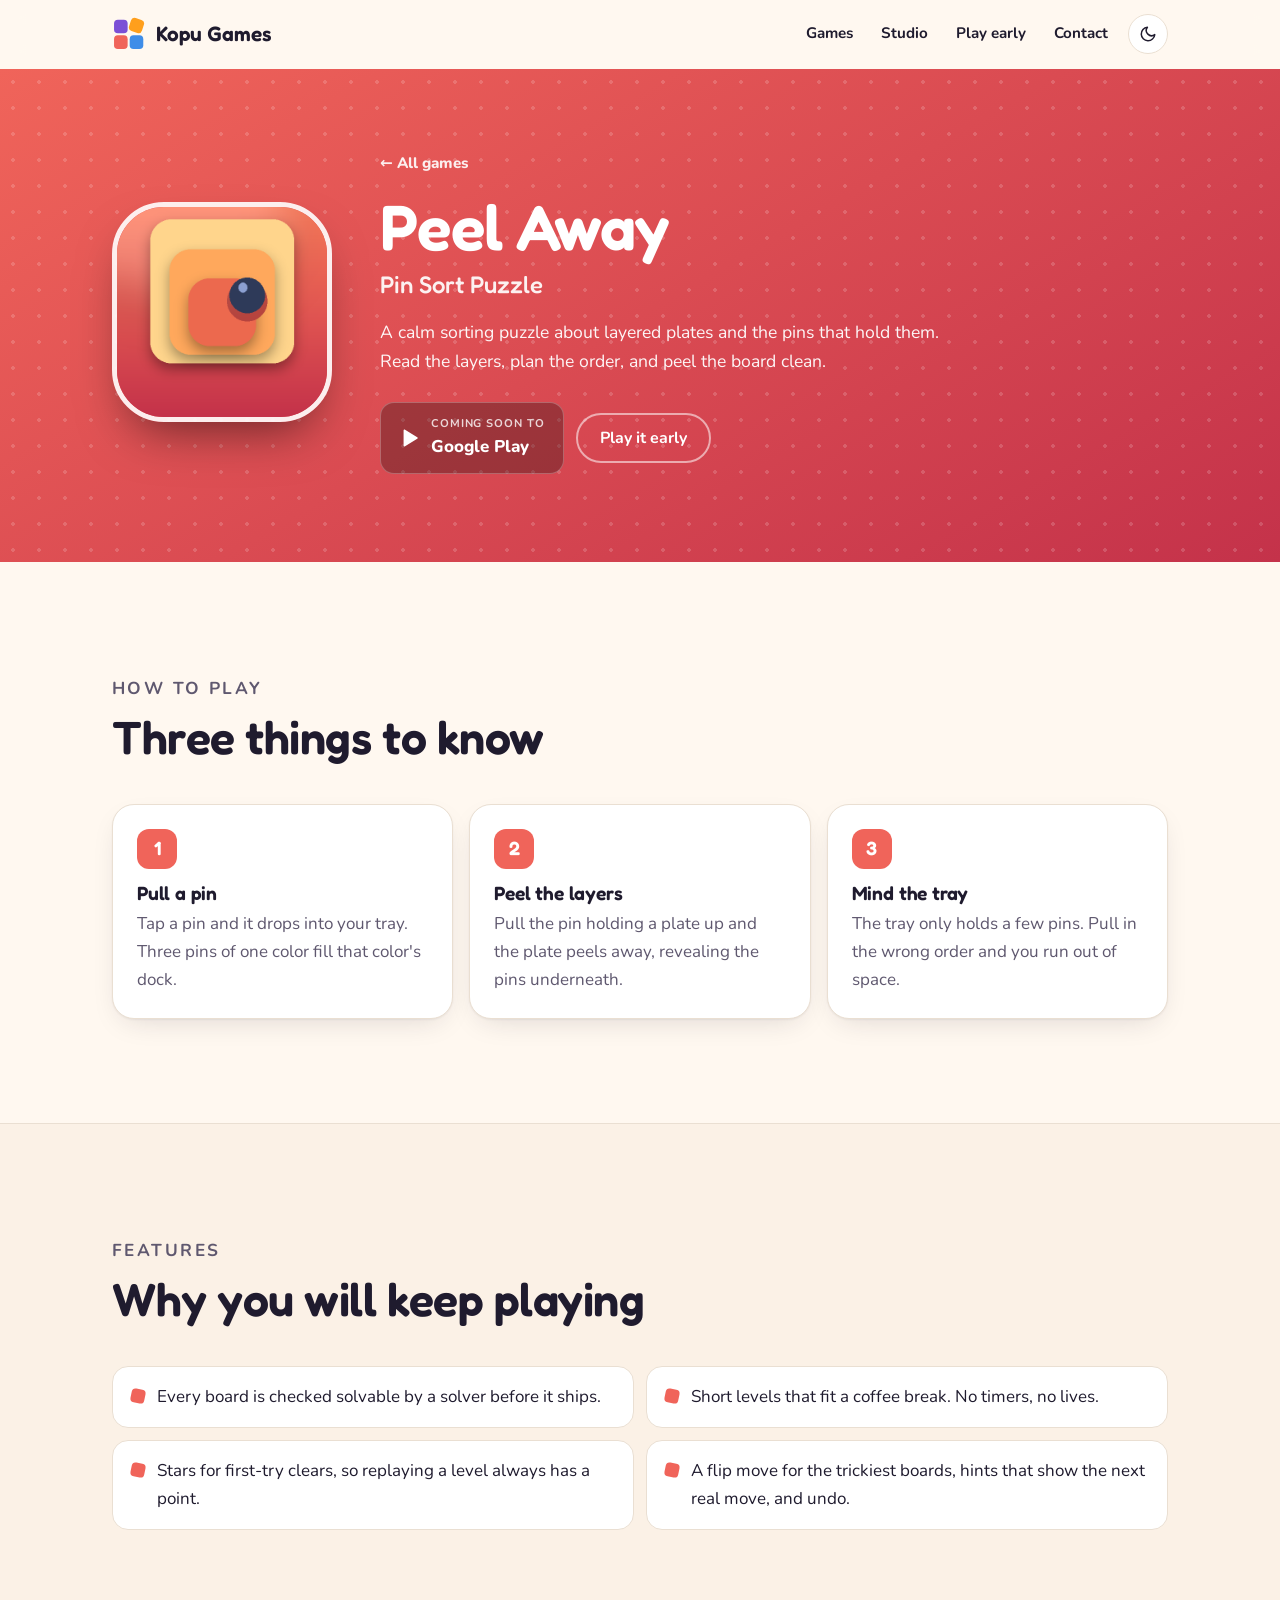
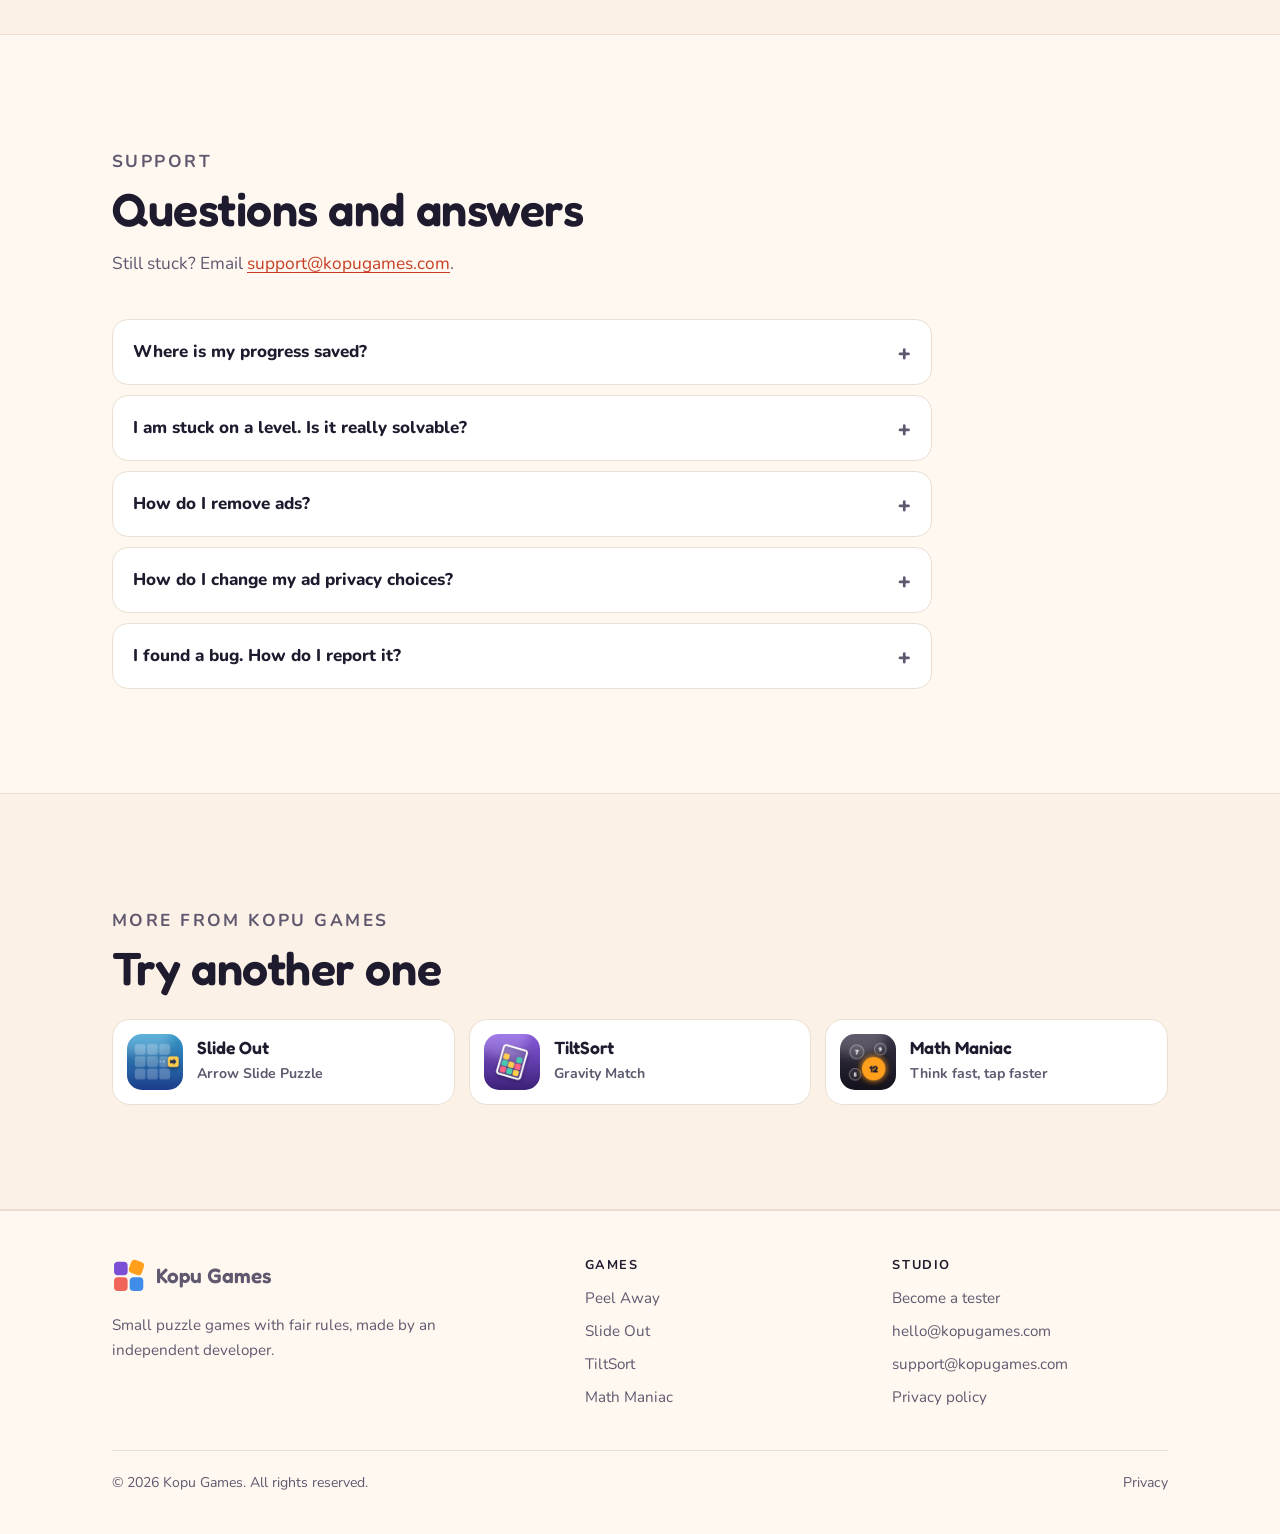
<file: games/peel-away.html>
<!doctype html>
<html lang="en">
<head>
<meta charset="utf-8">
<meta name="viewport" content="width=device-width, initial-scale=1">
<title>Peel Away: Pin Sort Puzzle | Kopu Games</title>
<meta name="description" content="Peel Away: Pin Sort Puzzle by Kopu Games. Pull the pins, sort the colors, peel the board clean. Calm logic, zero timers.">
<link rel="canonical" href="https://kopugames.com/games/peel-away.html">
<meta name="theme-color" content="#fff8f0" media="(prefers-color-scheme: light)">
<meta name="theme-color" content="#14121b" media="(prefers-color-scheme: dark)">
<meta property="og:type" content="website">
<meta property="og:site_name" content="Kopu Games">
<meta property="og:title" content="Peel Away: Pin Sort Puzzle | Kopu Games">
<meta property="og:description" content="Peel Away: Pin Sort Puzzle by Kopu Games. Pull the pins, sort the colors, peel the board clean. Calm logic, zero timers.">
<meta property="og:url" content="https://kopugames.com/games/peel-away.html">
<meta property="og:image" content="https://kopugames.com/assets/img/og.png">
<meta name="twitter:card" content="summary_large_image">
<link rel="icon" href="../favicon.svg" type="image/svg+xml">
<link rel="apple-touch-icon" href="../assets/img/apple-touch-icon.png">
<link rel="preload" href="../assets/fonts/fredoka.woff2" as="font" type="font/woff2" crossorigin>
<link rel="stylesheet" href="../assets/site.css">
<script>try{var t=localStorage.getItem("kopu-theme");if(t)document.documentElement.setAttribute("data-theme",t)}catch(e){}</script>
</head>
<body>
<a class="skip" href="#main">Skip to content</a>
<header class="site-head">
  <div class="wrap">
    <a class="brand" href="../index.html"><img src="../assets/img/logo.svg" alt="" width="34" height="34">Kopu Games</a>
    <nav class="nav" aria-label="Main">
      <a href="../index.html#games">Games</a>
      <a class="hide-sm" href="../index.html#studio">Studio</a>
      <a class="hide-sm" href="../index.html#test">Play early</a>
      <a href="../index.html#contact">Contact</a>
      <button class="theme-btn" type="button" aria-label="Switch theme"><svg class="moon" viewBox="0 0 24 24" fill="none" stroke="currentColor" stroke-width="2" stroke-linecap="round" stroke-linejoin="round" aria-hidden="true"><path d="M21 12.8A9 9 0 1 1 11.2 3a7 7 0 0 0 9.8 9.8z"/></svg><svg class="sun" viewBox="0 0 24 24" fill="none" stroke="currentColor" stroke-width="2" stroke-linecap="round" aria-hidden="true"><circle cx="12" cy="12" r="4.5"/><path d="M12 2v2M12 20v2M4.9 4.9l1.4 1.4M17.7 17.7l1.4 1.4M2 12h2M20 12h2M4.9 19.1l1.4-1.4M17.7 6.3l1.4-1.4"/></svg></button>
    </nav>
  </div>
</header>
<main id="main" style="--c:var(--peel)">
<section class="game-hero" data-game="peel">
  <div class="wrap">
    <img class="big-icon" src="../assets/img/peel-away.png" alt="Peel Away icon" width="220" height="220">
    <div>
      <a class="back" href="../index.html#games">&larr; All games</a>
      <h1 style="margin-top:14px">Peel Away</h1>
      <p class="sub">Pin Sort Puzzle</p>
      <p class="lede">A calm sorting puzzle about layered plates and the pins that hold them. Read the layers, plan the order, and peel the board clean.</p>
      <div class="ctas">
        <!-- When the game is live, replace the span below with:
        <a class="play-pill" href="https://play.google.com/store/apps/details?id=com.kopugames.peelaway"><svg viewBox="0 0 24 24" aria-hidden="true"><path fill="currentColor" d="M5 3.9v16.2c0 .8.9 1.3 1.6.9l13.3-8.1c.7-.4.7-1.4 0-1.8L6.6 3c-.7-.4-1.6.1-1.6.9z"/></svg><span><small>Get it on</small>Google Play</span></a> -->
        <span class="play-pill" aria-label="Coming soon to Google Play"><svg viewBox="0 0 24 24" aria-hidden="true"><path fill="currentColor" d="M5 3.9v16.2c0 .8.9 1.3 1.6.9l13.3-8.1c.7-.4.7-1.4 0-1.8L6.6 3c-.7-.4-1.6.1-1.6.9z"/></svg><span><small>Coming soon to</small>Google Play</span></span>
        <a class="btn btn-outline" style="border-color:rgba(255,255,255,.55);color:#fff" href="../index.html#test">Play it early</a>
      </div>
    </div>
  </div>
</section>

<section>
  <div class="wrap">
    <div class="section-head">
      <p class="eyebrow">How to play</p>
      <h2>Three things to know</h2>
    </div>
    <ol class="howto">
      <li><h3>Pull a pin</h3><p>Tap a pin and it drops into your tray. Three pins of one color fill that color&#x27;s dock.</p></li>
      <li><h3>Peel the layers</h3><p>Pull the pin holding a plate up and the plate peels away, revealing the pins underneath.</p></li>
      <li><h3>Mind the tray</h3><p>The tray only holds a few pins. Pull in the wrong order and you run out of space.</p></li>
    </ol>
  </div>
</section>

<section class="band-soft">
  <div class="wrap">
    <div class="section-head">
      <p class="eyebrow">Features</p>
      <h2>Why you will keep playing</h2>
    </div>
    <ul class="features">
      <li>Every board is checked solvable by a solver before it ships.</li>
      <li>Short levels that fit a coffee break. No timers, no lives.</li>
      <li>Stars for first-try clears, so replaying a level always has a point.</li>
      <li>A flip move for the trickiest boards, hints that show the next real move, and undo.</li>
    </ul>
  </div>
</section>

<section id="support">
  <div class="wrap">
    <div class="section-head">
      <p class="eyebrow">Support</p>
      <h2>Questions and answers</h2>
      <p>Still stuck? Email <a href="mailto:support@kopugames.com?subject=Peel%20Away%20support">support@kopugames.com</a>.</p>
    </div>
    <div class="faq">
      <details>
        <summary>Where is my progress saved?</summary>
        <p>Only on your phone. There is no account or sign-in. Uninstalling the game or clearing its data resets your progress; your phone&#x27;s own backup (for example Android backup) may restore it on a new device.</p>
      </details>
      <details>
        <summary>I am stuck on a level. Is it really solvable?</summary>
        <p>Yes. Every level is checked by a solver before it ships. Use undo or restart to try another order, or watch an optional ad for a hint that shows the next correct move.</p>
      </details>
      <details>
        <summary>How do I remove ads?</summary>
        <p>Buy Remove Ads in the in-game shop. It stops the ads that play between levels. Rewarded videos stay available as an optional way to earn hints and coins.</p>
      </details>
      <details>
        <summary>How do I change my ad privacy choices?</summary>
        <p>Open the shop and tap Privacy to reopen the consent form (it shows in regions where one applies). You can also reset your advertising ID or opt out of ad personalisation in your phone&#x27;s settings.</p>
      </details>
      <details>
        <summary>I found a bug. How do I report it?</summary>
        <p>Email support@kopugames.com with the game name, the level or mode, and your phone model. A screenshot helps a lot.</p>
      </details>
    </div>
  </div>
</section>

<section class="band-soft">
  <div class="wrap">
    <div class="section-head" style="margin-bottom:24px">
      <p class="eyebrow">More from Kopu Games</p>
      <h2>Try another one</h2>
    </div>
    <div class="more-games">
      <a class="mini" href="slide-out.html"><img src="../assets/img/slide-out.png" alt="" width="56" height="56" loading="lazy"><div><b>Slide Out</b><span>Arrow Slide Puzzle</span></div></a>
      <a class="mini" href="tiltsort.html"><img src="../assets/img/tiltsort.png" alt="" width="56" height="56" loading="lazy"><div><b>TiltSort</b><span>Gravity Match</span></div></a>
      <a class="mini" href="math-maniac.html"><img src="../assets/img/math-maniac.png" alt="" width="56" height="56" loading="lazy"><div><b>Math Maniac</b><span>Think fast, tap faster</span></div></a>
    </div>
  </div>
</section>
</main>
<footer class="site-foot">
  <div class="wrap">
    <div class="cols">
      <div>
        <a class="brand" href="../index.html"><img src="../assets/img/logo.svg" alt="" width="34" height="34">Kopu Games</a>
        <p class="blurb">Small puzzle games with fair rules, made by an independent developer.</p>
      </div>
      <div>
        <h4>Games</h4>
        <ul>
          <li><a href="../games/peel-away.html">Peel Away</a></li>
          <li><a href="../games/slide-out.html">Slide Out</a></li>
          <li><a href="../games/tiltsort.html">TiltSort</a></li>
          <li><a href="../games/math-maniac.html">Math Maniac</a></li>
        </ul>
      </div>
      <div>
        <h4>Studio</h4>
        <ul>
          <li><a href="../index.html#test">Become a tester</a></li>
          <li><a href="mailto:hello@kopugames.com">hello@kopugames.com</a></li>
          <li><a href="mailto:support@kopugames.com">support@kopugames.com</a></li>
          <li><a href="../privacy.html">Privacy policy</a></li>
        </ul>
      </div>
    </div>
    <div class="legal">
      <span>&copy; 2026 Kopu Games. All rights reserved.</span>
      <span><a href="../privacy.html">Privacy</a></span>
    </div>
  </div>
</footer>
<script src="../assets/site.js" defer></script>
</body>
</html>
</file>
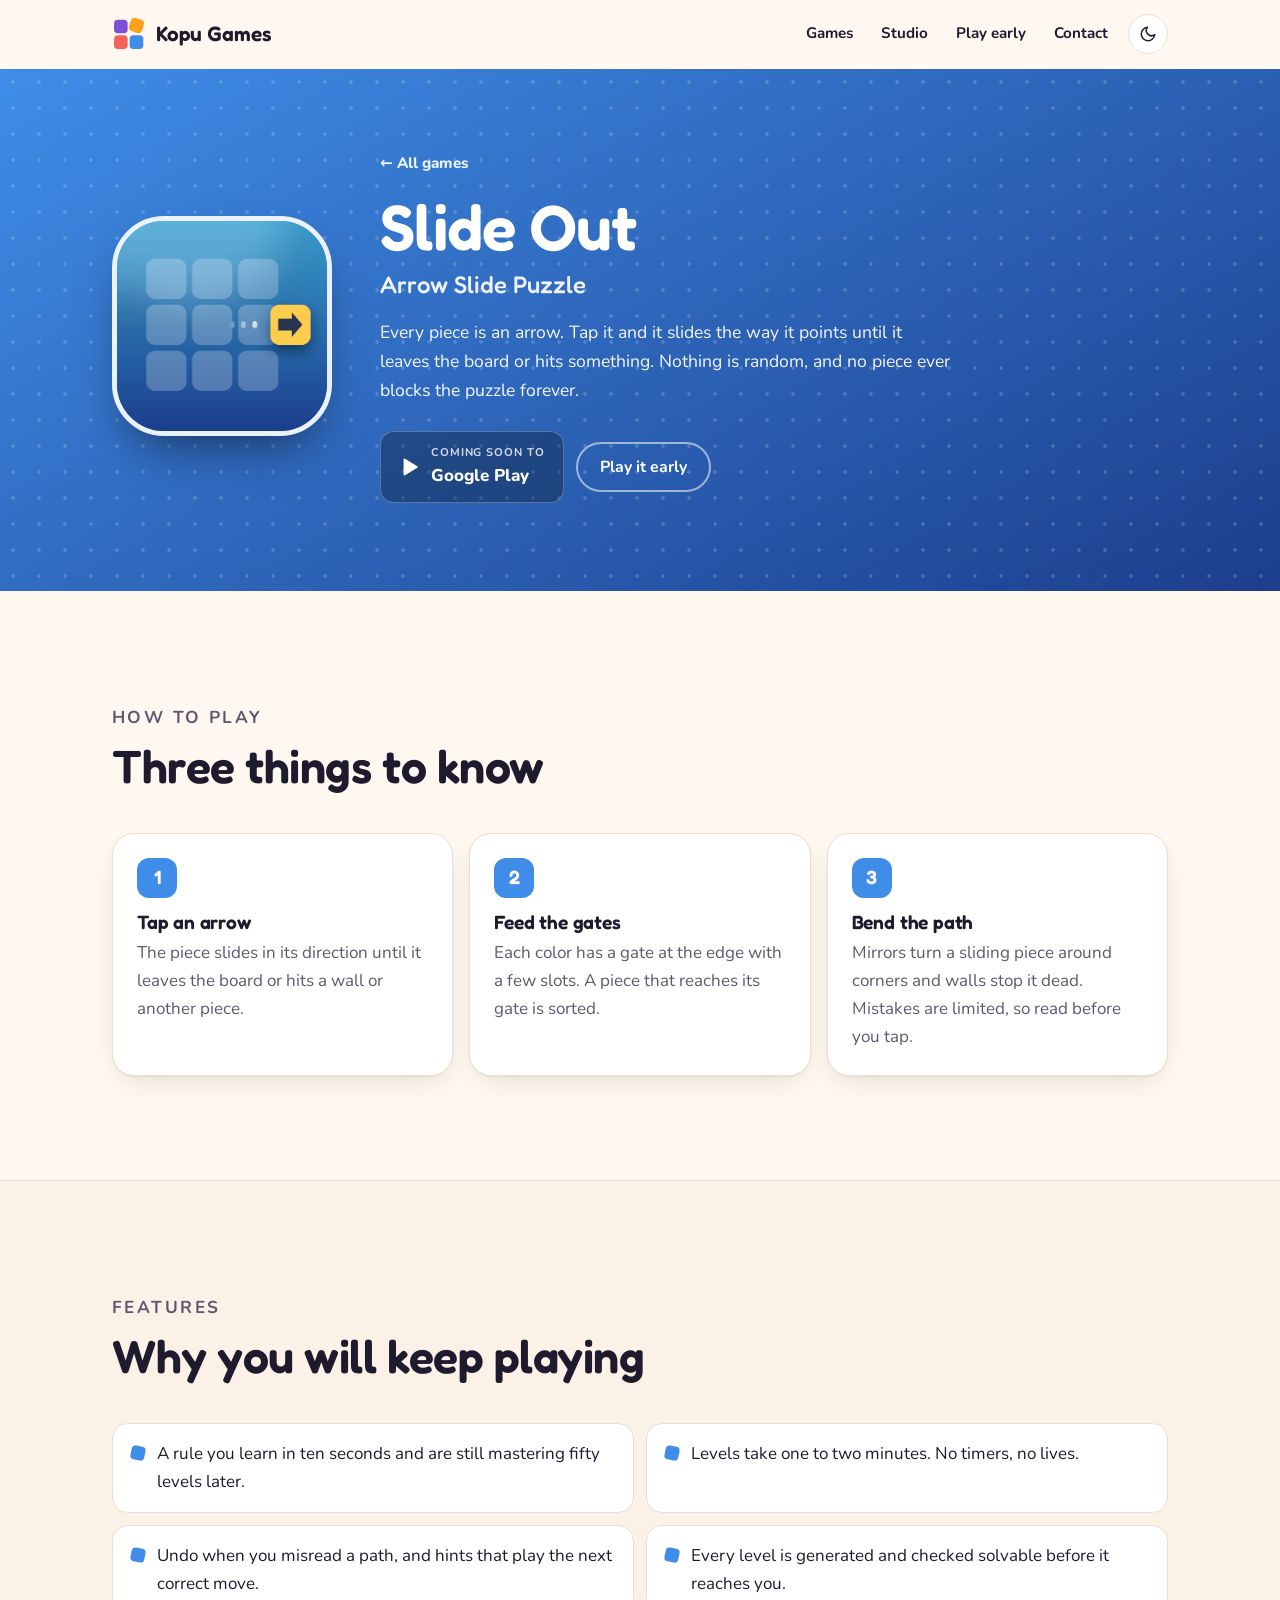
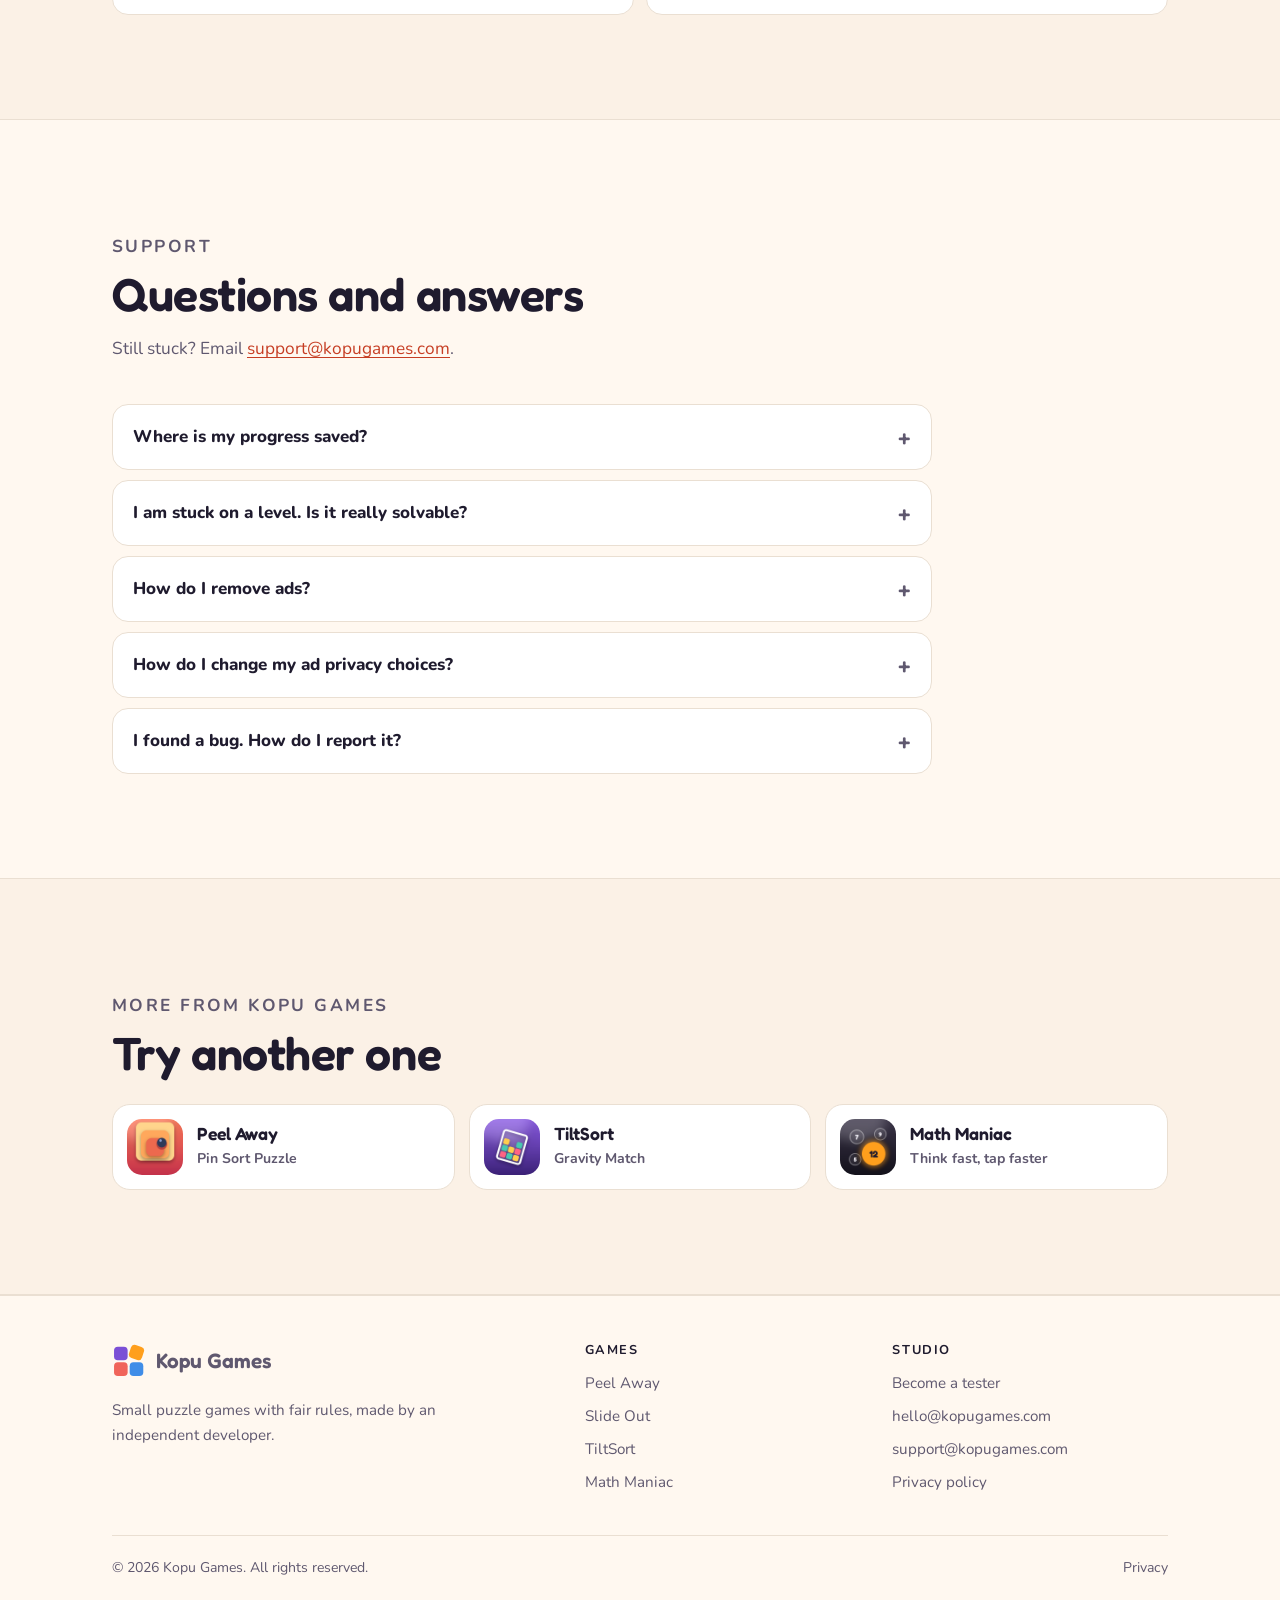
<file: games/slide-out.html>
<!doctype html>
<html lang="en">
<head>
<meta charset="utf-8">
<meta name="viewport" content="width=device-width, initial-scale=1">
<title>Slide Out - Arrow Slide Puzzle | Kopu Games</title>
<meta name="description" content="Slide Out - Arrow Slide Puzzle by Kopu Games. Tap arrows, slide pieces off the board, feed the gates in order. Pure logic.">
<link rel="canonical" href="https://kopugames.com/games/slide-out.html">
<meta name="theme-color" content="#fff8f0" media="(prefers-color-scheme: light)">
<meta name="theme-color" content="#14121b" media="(prefers-color-scheme: dark)">
<meta property="og:type" content="website">
<meta property="og:site_name" content="Kopu Games">
<meta property="og:title" content="Slide Out - Arrow Slide Puzzle | Kopu Games">
<meta property="og:description" content="Slide Out - Arrow Slide Puzzle by Kopu Games. Tap arrows, slide pieces off the board, feed the gates in order. Pure logic.">
<meta property="og:url" content="https://kopugames.com/games/slide-out.html">
<meta property="og:image" content="https://kopugames.com/assets/img/og.png">
<meta name="twitter:card" content="summary_large_image">
<link rel="icon" href="../favicon.svg" type="image/svg+xml">
<link rel="apple-touch-icon" href="../assets/img/apple-touch-icon.png">
<link rel="preload" href="../assets/fonts/fredoka.woff2" as="font" type="font/woff2" crossorigin>
<link rel="stylesheet" href="../assets/site.css">
<script>try{var t=localStorage.getItem("kopu-theme");if(t)document.documentElement.setAttribute("data-theme",t)}catch(e){}</script>
</head>
<body>
<a class="skip" href="#main">Skip to content</a>
<header class="site-head">
  <div class="wrap">
    <a class="brand" href="../index.html"><img src="../assets/img/logo.svg" alt="" width="34" height="34">Kopu Games</a>
    <nav class="nav" aria-label="Main">
      <a href="../index.html#games">Games</a>
      <a class="hide-sm" href="../index.html#studio">Studio</a>
      <a class="hide-sm" href="../index.html#test">Play early</a>
      <a href="../index.html#contact">Contact</a>
      <button class="theme-btn" type="button" aria-label="Switch theme"><svg class="moon" viewBox="0 0 24 24" fill="none" stroke="currentColor" stroke-width="2" stroke-linecap="round" stroke-linejoin="round" aria-hidden="true"><path d="M21 12.8A9 9 0 1 1 11.2 3a7 7 0 0 0 9.8 9.8z"/></svg><svg class="sun" viewBox="0 0 24 24" fill="none" stroke="currentColor" stroke-width="2" stroke-linecap="round" aria-hidden="true"><circle cx="12" cy="12" r="4.5"/><path d="M12 2v2M12 20v2M4.9 4.9l1.4 1.4M17.7 17.7l1.4 1.4M2 12h2M20 12h2M4.9 19.1l1.4-1.4M17.7 6.3l1.4-1.4"/></svg></button>
    </nav>
  </div>
</header>
<main id="main" style="--c:var(--slide)">
<section class="game-hero" data-game="slide">
  <div class="wrap">
    <img class="big-icon" src="../assets/img/slide-out.png" alt="Slide Out icon" width="220" height="220">
    <div>
      <a class="back" href="../index.html#games">&larr; All games</a>
      <h1 style="margin-top:14px">Slide Out</h1>
      <p class="sub">Arrow Slide Puzzle</p>
      <p class="lede">Every piece is an arrow. Tap it and it slides the way it points until it leaves the board or hits something. Nothing is random, and no piece ever blocks the puzzle forever.</p>
      <div class="ctas">
        <!-- When the game is live, replace the span below with:
        <a class="play-pill" href="https://play.google.com/store/apps/details?id=com.kopugames.slideout"><svg viewBox="0 0 24 24" aria-hidden="true"><path fill="currentColor" d="M5 3.9v16.2c0 .8.9 1.3 1.6.9l13.3-8.1c.7-.4.7-1.4 0-1.8L6.6 3c-.7-.4-1.6.1-1.6.9z"/></svg><span><small>Get it on</small>Google Play</span></a> -->
        <span class="play-pill" aria-label="Coming soon to Google Play"><svg viewBox="0 0 24 24" aria-hidden="true"><path fill="currentColor" d="M5 3.9v16.2c0 .8.9 1.3 1.6.9l13.3-8.1c.7-.4.7-1.4 0-1.8L6.6 3c-.7-.4-1.6.1-1.6.9z"/></svg><span><small>Coming soon to</small>Google Play</span></span>
        <a class="btn btn-outline" style="border-color:rgba(255,255,255,.55);color:#fff" href="../index.html#test">Play it early</a>
      </div>
    </div>
  </div>
</section>

<section>
  <div class="wrap">
    <div class="section-head">
      <p class="eyebrow">How to play</p>
      <h2>Three things to know</h2>
    </div>
    <ol class="howto">
      <li><h3>Tap an arrow</h3><p>The piece slides in its direction until it leaves the board or hits a wall or another piece.</p></li>
      <li><h3>Feed the gates</h3><p>Each color has a gate at the edge with a few slots. A piece that reaches its gate is sorted.</p></li>
      <li><h3>Bend the path</h3><p>Mirrors turn a sliding piece around corners and walls stop it dead. Mistakes are limited, so read before you tap.</p></li>
    </ol>
  </div>
</section>

<section class="band-soft">
  <div class="wrap">
    <div class="section-head">
      <p class="eyebrow">Features</p>
      <h2>Why you will keep playing</h2>
    </div>
    <ul class="features">
      <li>A rule you learn in ten seconds and are still mastering fifty levels later.</li>
      <li>Levels take one to two minutes. No timers, no lives.</li>
      <li>Undo when you misread a path, and hints that play the next correct move.</li>
      <li>Every level is generated and checked solvable before it reaches you.</li>
    </ul>
  </div>
</section>

<section id="support">
  <div class="wrap">
    <div class="section-head">
      <p class="eyebrow">Support</p>
      <h2>Questions and answers</h2>
      <p>Still stuck? Email <a href="mailto:support@kopugames.com?subject=Slide%20Out%20support">support@kopugames.com</a>.</p>
    </div>
    <div class="faq">
      <details>
        <summary>Where is my progress saved?</summary>
        <p>Only on your phone. There is no account or sign-in. Uninstalling the game or clearing its data resets your progress; your phone&#x27;s own backup (for example Android backup) may restore it on a new device.</p>
      </details>
      <details>
        <summary>I am stuck on a level. Is it really solvable?</summary>
        <p>Yes. Every level is checked by a solver before it ships. Use undo or restart to try another order, or watch an optional ad for a hint that shows the next correct move.</p>
      </details>
      <details>
        <summary>How do I remove ads?</summary>
        <p>Buy Remove Ads in the in-game shop. It stops the ads that play between levels. Rewarded videos stay available as an optional way to earn hints and coins.</p>
      </details>
      <details>
        <summary>How do I change my ad privacy choices?</summary>
        <p>Open the shop and tap Privacy to reopen the consent form (it shows in regions where one applies). You can also reset your advertising ID or opt out of ad personalisation in your phone&#x27;s settings.</p>
      </details>
      <details>
        <summary>I found a bug. How do I report it?</summary>
        <p>Email support@kopugames.com with the game name, the level or mode, and your phone model. A screenshot helps a lot.</p>
      </details>
    </div>
  </div>
</section>

<section class="band-soft">
  <div class="wrap">
    <div class="section-head" style="margin-bottom:24px">
      <p class="eyebrow">More from Kopu Games</p>
      <h2>Try another one</h2>
    </div>
    <div class="more-games">
      <a class="mini" href="peel-away.html"><img src="../assets/img/peel-away.png" alt="" width="56" height="56" loading="lazy"><div><b>Peel Away</b><span>Pin Sort Puzzle</span></div></a>
      <a class="mini" href="tiltsort.html"><img src="../assets/img/tiltsort.png" alt="" width="56" height="56" loading="lazy"><div><b>TiltSort</b><span>Gravity Match</span></div></a>
      <a class="mini" href="math-maniac.html"><img src="../assets/img/math-maniac.png" alt="" width="56" height="56" loading="lazy"><div><b>Math Maniac</b><span>Think fast, tap faster</span></div></a>
    </div>
  </div>
</section>
</main>
<footer class="site-foot">
  <div class="wrap">
    <div class="cols">
      <div>
        <a class="brand" href="../index.html"><img src="../assets/img/logo.svg" alt="" width="34" height="34">Kopu Games</a>
        <p class="blurb">Small puzzle games with fair rules, made by an independent developer.</p>
      </div>
      <div>
        <h4>Games</h4>
        <ul>
          <li><a href="../games/peel-away.html">Peel Away</a></li>
          <li><a href="../games/slide-out.html">Slide Out</a></li>
          <li><a href="../games/tiltsort.html">TiltSort</a></li>
          <li><a href="../games/math-maniac.html">Math Maniac</a></li>
        </ul>
      </div>
      <div>
        <h4>Studio</h4>
        <ul>
          <li><a href="../index.html#test">Become a tester</a></li>
          <li><a href="mailto:hello@kopugames.com">hello@kopugames.com</a></li>
          <li><a href="mailto:support@kopugames.com">support@kopugames.com</a></li>
          <li><a href="../privacy.html">Privacy policy</a></li>
        </ul>
      </div>
    </div>
    <div class="legal">
      <span>&copy; 2026 Kopu Games. All rights reserved.</span>
      <span><a href="../privacy.html">Privacy</a></span>
    </div>
  </div>
</footer>
<script src="../assets/site.js" defer></script>
</body>
</html>
</file>
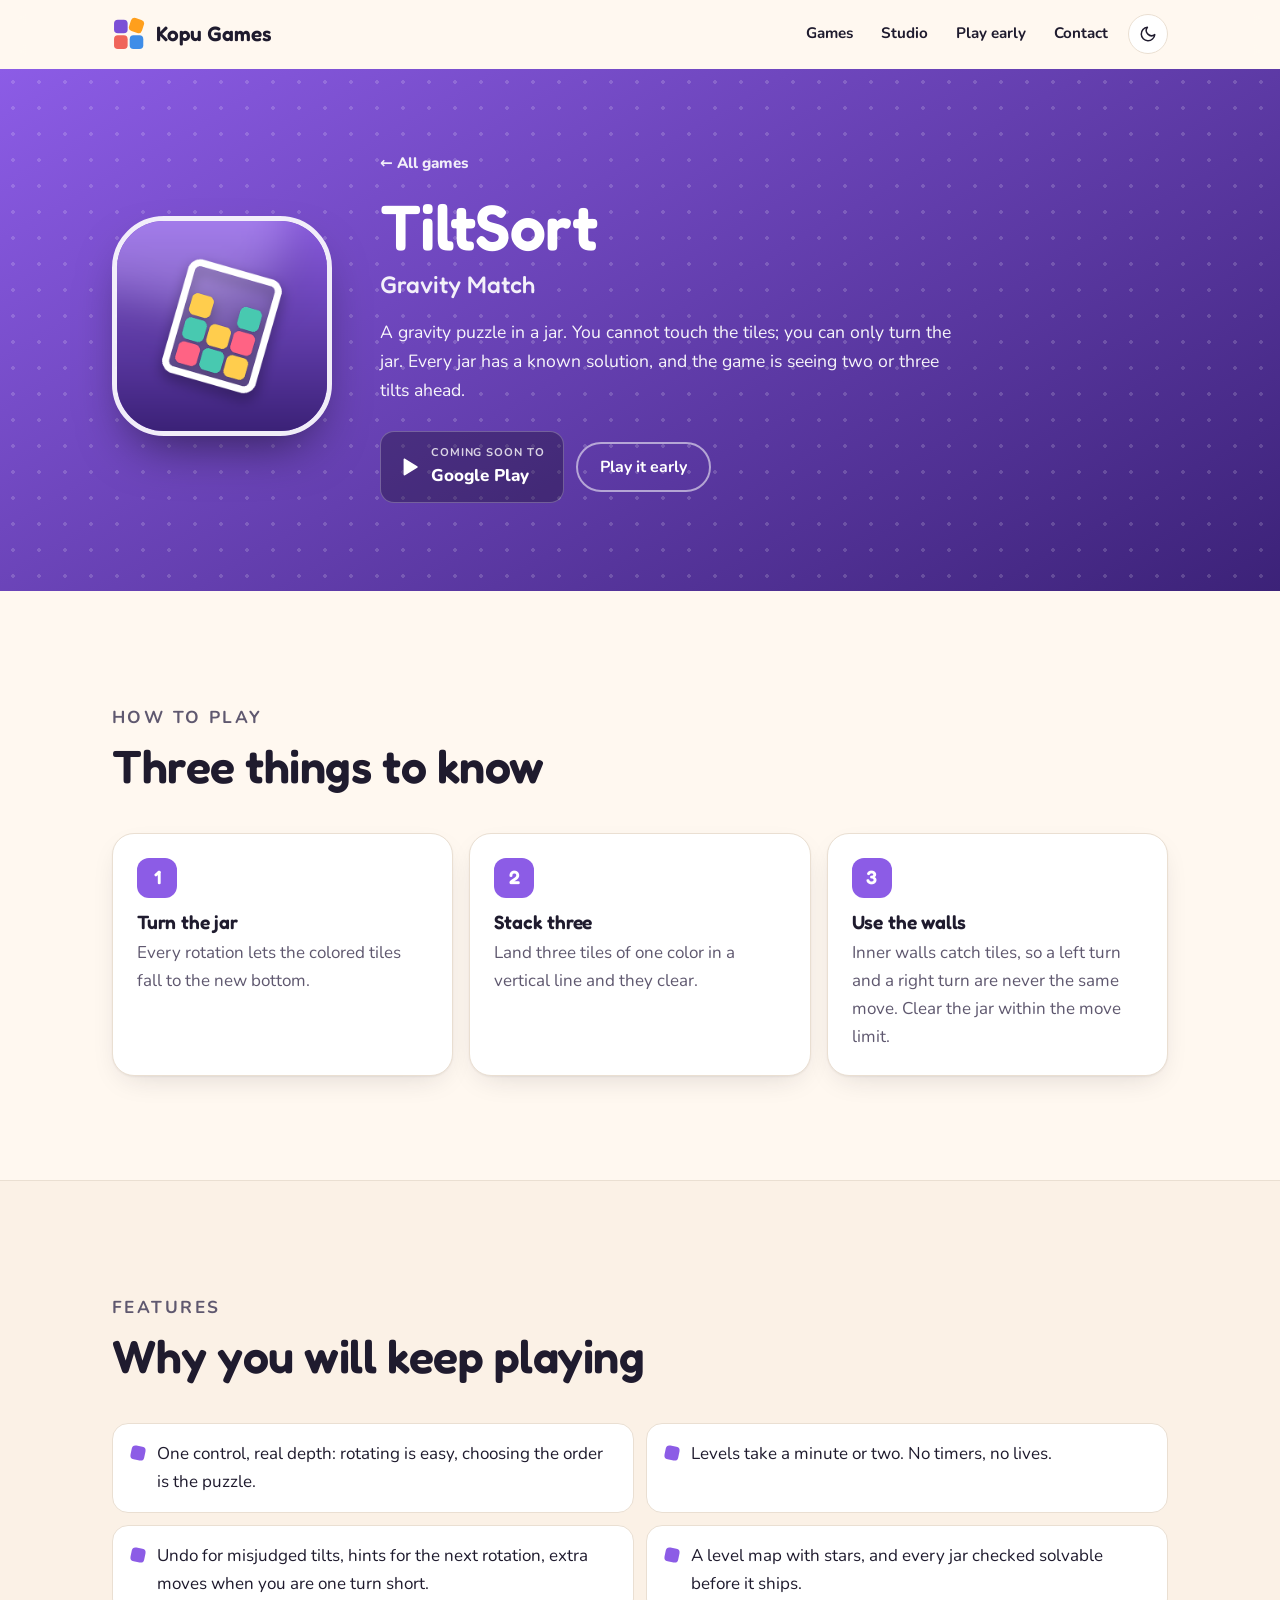
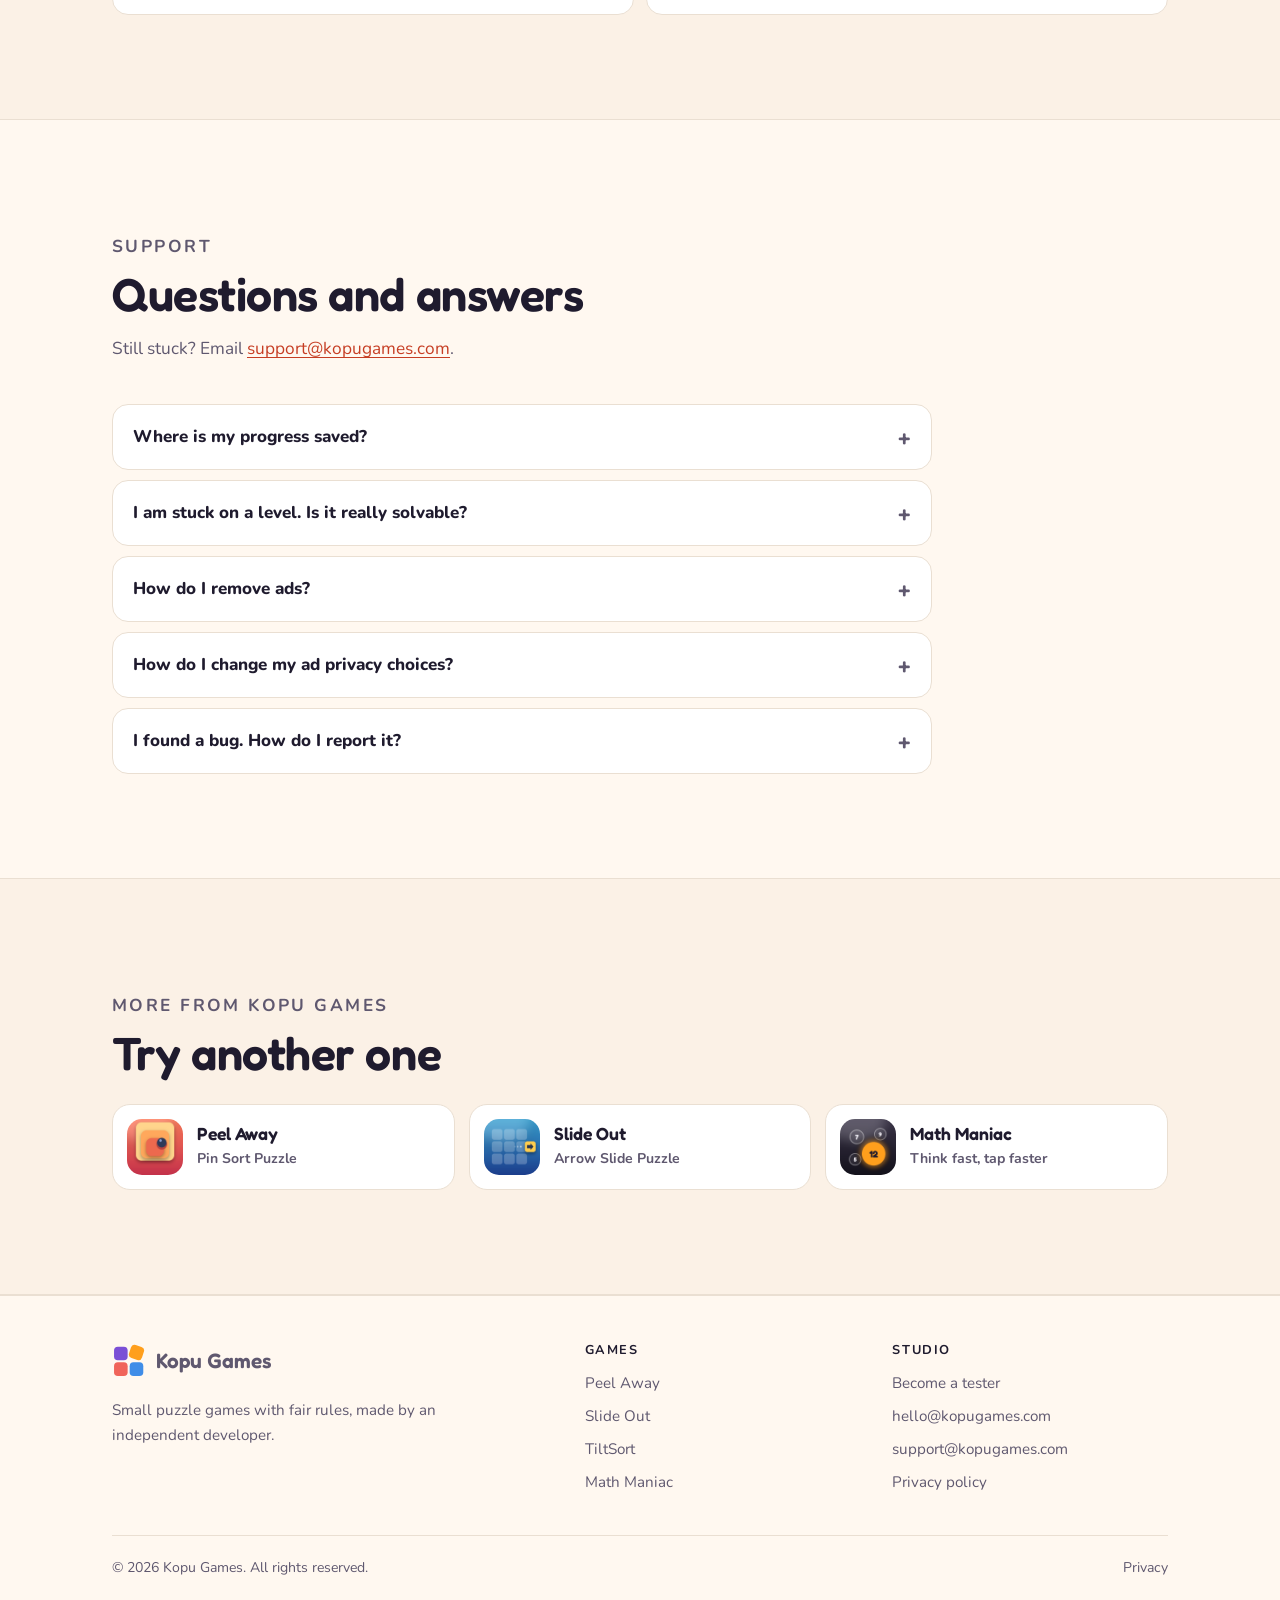
<file: games/tiltsort.html>
<!doctype html>
<html lang="en">
<head>
<meta charset="utf-8">
<meta name="viewport" content="width=device-width, initial-scale=1">
<title>TiltSort - Gravity Match | Kopu Games</title>
<meta name="description" content="TiltSort - Gravity Match by Kopu Games. Rotate the jar, let the tiles fall, line up three of a color. Think before you tilt.">
<link rel="canonical" href="https://kopugames.com/games/tiltsort.html">
<meta name="theme-color" content="#fff8f0" media="(prefers-color-scheme: light)">
<meta name="theme-color" content="#14121b" media="(prefers-color-scheme: dark)">
<meta property="og:type" content="website">
<meta property="og:site_name" content="Kopu Games">
<meta property="og:title" content="TiltSort - Gravity Match | Kopu Games">
<meta property="og:description" content="TiltSort - Gravity Match by Kopu Games. Rotate the jar, let the tiles fall, line up three of a color. Think before you tilt.">
<meta property="og:url" content="https://kopugames.com/games/tiltsort.html">
<meta property="og:image" content="https://kopugames.com/assets/img/og.png">
<meta name="twitter:card" content="summary_large_image">
<link rel="icon" href="../favicon.svg" type="image/svg+xml">
<link rel="apple-touch-icon" href="../assets/img/apple-touch-icon.png">
<link rel="preload" href="../assets/fonts/fredoka.woff2" as="font" type="font/woff2" crossorigin>
<link rel="stylesheet" href="../assets/site.css">
<script>try{var t=localStorage.getItem("kopu-theme");if(t)document.documentElement.setAttribute("data-theme",t)}catch(e){}</script>
</head>
<body>
<a class="skip" href="#main">Skip to content</a>
<header class="site-head">
  <div class="wrap">
    <a class="brand" href="../index.html"><img src="../assets/img/logo.svg" alt="" width="34" height="34">Kopu Games</a>
    <nav class="nav" aria-label="Main">
      <a href="../index.html#games">Games</a>
      <a class="hide-sm" href="../index.html#studio">Studio</a>
      <a class="hide-sm" href="../index.html#test">Play early</a>
      <a href="../index.html#contact">Contact</a>
      <button class="theme-btn" type="button" aria-label="Switch theme"><svg class="moon" viewBox="0 0 24 24" fill="none" stroke="currentColor" stroke-width="2" stroke-linecap="round" stroke-linejoin="round" aria-hidden="true"><path d="M21 12.8A9 9 0 1 1 11.2 3a7 7 0 0 0 9.8 9.8z"/></svg><svg class="sun" viewBox="0 0 24 24" fill="none" stroke="currentColor" stroke-width="2" stroke-linecap="round" aria-hidden="true"><circle cx="12" cy="12" r="4.5"/><path d="M12 2v2M12 20v2M4.9 4.9l1.4 1.4M17.7 17.7l1.4 1.4M2 12h2M20 12h2M4.9 19.1l1.4-1.4M17.7 6.3l1.4-1.4"/></svg></button>
    </nav>
  </div>
</header>
<main id="main" style="--c:var(--tilt)">
<section class="game-hero" data-game="tilt">
  <div class="wrap">
    <img class="big-icon" src="../assets/img/tiltsort.png" alt="TiltSort icon" width="220" height="220">
    <div>
      <a class="back" href="../index.html#games">&larr; All games</a>
      <h1 style="margin-top:14px">TiltSort</h1>
      <p class="sub">Gravity Match</p>
      <p class="lede">A gravity puzzle in a jar. You cannot touch the tiles; you can only turn the jar. Every jar has a known solution, and the game is seeing two or three tilts ahead.</p>
      <div class="ctas">
        <!-- When the game is live, replace the span below with:
        <a class="play-pill" href="https://play.google.com/store/apps/details?id=com.kopugames.tiltsort"><svg viewBox="0 0 24 24" aria-hidden="true"><path fill="currentColor" d="M5 3.9v16.2c0 .8.9 1.3 1.6.9l13.3-8.1c.7-.4.7-1.4 0-1.8L6.6 3c-.7-.4-1.6.1-1.6.9z"/></svg><span><small>Get it on</small>Google Play</span></a> -->
        <span class="play-pill" aria-label="Coming soon to Google Play"><svg viewBox="0 0 24 24" aria-hidden="true"><path fill="currentColor" d="M5 3.9v16.2c0 .8.9 1.3 1.6.9l13.3-8.1c.7-.4.7-1.4 0-1.8L6.6 3c-.7-.4-1.6.1-1.6.9z"/></svg><span><small>Coming soon to</small>Google Play</span></span>
        <a class="btn btn-outline" style="border-color:rgba(255,255,255,.55);color:#fff" href="../index.html#test">Play it early</a>
      </div>
    </div>
  </div>
</section>

<section>
  <div class="wrap">
    <div class="section-head">
      <p class="eyebrow">How to play</p>
      <h2>Three things to know</h2>
    </div>
    <ol class="howto">
      <li><h3>Turn the jar</h3><p>Every rotation lets the colored tiles fall to the new bottom.</p></li>
      <li><h3>Stack three</h3><p>Land three tiles of one color in a vertical line and they clear.</p></li>
      <li><h3>Use the walls</h3><p>Inner walls catch tiles, so a left turn and a right turn are never the same move. Clear the jar within the move limit.</p></li>
    </ol>
  </div>
</section>

<section class="band-soft">
  <div class="wrap">
    <div class="section-head">
      <p class="eyebrow">Features</p>
      <h2>Why you will keep playing</h2>
    </div>
    <ul class="features">
      <li>One control, real depth: rotating is easy, choosing the order is the puzzle.</li>
      <li>Levels take a minute or two. No timers, no lives.</li>
      <li>Undo for misjudged tilts, hints for the next rotation, extra moves when you are one turn short.</li>
      <li>A level map with stars, and every jar checked solvable before it ships.</li>
    </ul>
  </div>
</section>

<section id="support">
  <div class="wrap">
    <div class="section-head">
      <p class="eyebrow">Support</p>
      <h2>Questions and answers</h2>
      <p>Still stuck? Email <a href="mailto:support@kopugames.com?subject=TiltSort%20support">support@kopugames.com</a>.</p>
    </div>
    <div class="faq">
      <details>
        <summary>Where is my progress saved?</summary>
        <p>Only on your phone. There is no account or sign-in. Uninstalling the game or clearing its data resets your progress; your phone&#x27;s own backup (for example Android backup) may restore it on a new device.</p>
      </details>
      <details>
        <summary>I am stuck on a level. Is it really solvable?</summary>
        <p>Yes. Every level is checked by a solver before it ships. Use undo or restart to try another order, or watch an optional ad for a hint that shows the next correct move.</p>
      </details>
      <details>
        <summary>How do I remove ads?</summary>
        <p>Buy Remove Ads in the in-game shop. It stops the ads that play between levels. Rewarded videos stay available as an optional way to earn hints and coins.</p>
      </details>
      <details>
        <summary>How do I change my ad privacy choices?</summary>
        <p>Open the shop and tap Privacy to reopen the consent form (it shows in regions where one applies). You can also reset your advertising ID or opt out of ad personalisation in your phone&#x27;s settings.</p>
      </details>
      <details>
        <summary>I found a bug. How do I report it?</summary>
        <p>Email support@kopugames.com with the game name, the level or mode, and your phone model. A screenshot helps a lot.</p>
      </details>
    </div>
  </div>
</section>

<section class="band-soft">
  <div class="wrap">
    <div class="section-head" style="margin-bottom:24px">
      <p class="eyebrow">More from Kopu Games</p>
      <h2>Try another one</h2>
    </div>
    <div class="more-games">
      <a class="mini" href="peel-away.html"><img src="../assets/img/peel-away.png" alt="" width="56" height="56" loading="lazy"><div><b>Peel Away</b><span>Pin Sort Puzzle</span></div></a>
      <a class="mini" href="slide-out.html"><img src="../assets/img/slide-out.png" alt="" width="56" height="56" loading="lazy"><div><b>Slide Out</b><span>Arrow Slide Puzzle</span></div></a>
      <a class="mini" href="math-maniac.html"><img src="../assets/img/math-maniac.png" alt="" width="56" height="56" loading="lazy"><div><b>Math Maniac</b><span>Think fast, tap faster</span></div></a>
    </div>
  </div>
</section>
</main>
<footer class="site-foot">
  <div class="wrap">
    <div class="cols">
      <div>
        <a class="brand" href="../index.html"><img src="../assets/img/logo.svg" alt="" width="34" height="34">Kopu Games</a>
        <p class="blurb">Small puzzle games with fair rules, made by an independent developer.</p>
      </div>
      <div>
        <h4>Games</h4>
        <ul>
          <li><a href="../games/peel-away.html">Peel Away</a></li>
          <li><a href="../games/slide-out.html">Slide Out</a></li>
          <li><a href="../games/tiltsort.html">TiltSort</a></li>
          <li><a href="../games/math-maniac.html">Math Maniac</a></li>
        </ul>
      </div>
      <div>
        <h4>Studio</h4>
        <ul>
          <li><a href="../index.html#test">Become a tester</a></li>
          <li><a href="mailto:hello@kopugames.com">hello@kopugames.com</a></li>
          <li><a href="mailto:support@kopugames.com">support@kopugames.com</a></li>
          <li><a href="../privacy.html">Privacy policy</a></li>
        </ul>
      </div>
    </div>
    <div class="legal">
      <span>&copy; 2026 Kopu Games. All rights reserved.</span>
      <span><a href="../privacy.html">Privacy</a></span>
    </div>
  </div>
</footer>
<script src="../assets/site.js" defer></script>
</body>
</html>
</file>
<file: assets/site.css>
/* Kopu Games site. One stylesheet for every page; fonts are self-hosted (no third-party requests). */

@font-face { font-family: "Fredoka"; src: url("fonts/fredoka.woff2") format("woff2"); font-weight: 300 700; font-display: swap; }
@font-face { font-family: "Nunito"; src: url("fonts/nunito.woff2") format("woff2"); font-weight: 200 1000; font-display: swap; }

:root {
  --bg: #fff8f0;
  --bg-dot: #ecdfcf;
  --surface: #ffffff;
  --surface-2: #fbf1e6;
  --ink: #1f1b2e;
  --muted: #5f586f;
  --line: #eadfd2;
  --accent: #c63d23;
  --accent-bg: #ff6b4a;
  --on-accent: #ffffff;
  --shadow: 0 1px 2px rgba(31, 27, 46, .06), 0 10px 30px -12px rgba(31, 27, 46, .18);
  --shadow-lift: 0 2px 4px rgba(31, 27, 46, .08), 0 22px 44px -16px rgba(31, 27, 46, .28);

  --peel: #f0645a;   --peel-2: #c4324a;
  --slide: #3f8de8;  --slide-2: #1c3e8c;
  --tilt: #8c5ce6;   --tilt-2: #3c2278;
  --math: #ff9f1c;   --math-2: #1f1b2e;

  --display: "Fredoka", "Nunito", system-ui, sans-serif;
  --body: "Nunito", system-ui, -apple-system, "Segoe UI", Roboto, sans-serif;
  --radius: 22px;
  --wrap: 1120px;
  color-scheme: light;
}

@media (prefers-color-scheme: dark) {
  :root:not([data-theme="light"]) {
    --bg: #14121b; --bg-dot: #25212f; --surface: #1d1a27; --surface-2: #231f2f;
    --ink: #f3eef8; --muted: #aaa3b9; --line: #2e2a3b;
    --accent: #ff8f73; --accent-bg: #ff6b4a; --on-accent: #1a1016;
    --shadow: 0 1px 2px rgba(0, 0, 0, .3), 0 10px 30px -12px rgba(0, 0, 0, .6);
    --shadow-lift: 0 2px 4px rgba(0, 0, 0, .35), 0 22px 44px -16px rgba(0, 0, 0, .7);
    color-scheme: dark;
  }
}
:root[data-theme="dark"] {
  --bg: #14121b; --bg-dot: #25212f; --surface: #1d1a27; --surface-2: #231f2f;
  --ink: #f3eef8; --muted: #aaa3b9; --line: #2e2a3b;
  --accent: #ff8f73; --accent-bg: #ff6b4a; --on-accent: #1a1016;
  --shadow: 0 1px 2px rgba(0, 0, 0, .3), 0 10px 30px -12px rgba(0, 0, 0, .6);
  --shadow-lift: 0 2px 4px rgba(0, 0, 0, .35), 0 22px 44px -16px rgba(0, 0, 0, .7);
  color-scheme: dark;
}

*, *::before, *::after { box-sizing: border-box; }
html { background: var(--bg); scroll-behavior: smooth; -webkit-text-size-adjust: 100%; }
body {
  margin: 0; background: var(--bg); color: var(--ink);
  font: 17px/1.65 var(--body); overflow-x: hidden;
}
img { max-width: 100%; display: block; }
a { color: var(--accent); text-underline-offset: 3px; }
h1, h2, h3 { text-wrap: balance; font-family: var(--display); font-weight: 600; line-height: 1.12; margin: 0; letter-spacing: -.01em; }
p { margin: 0; }
:focus-visible { outline: 3px solid var(--accent-bg); outline-offset: 3px; border-radius: 6px; }

.wrap { max-width: var(--wrap); margin: 0 auto; padding: 0 16px; }
@media (min-width: 720px) { .wrap { padding: 0 32px; } }

.skip { position: absolute; left: -999px; top: 8px; background: var(--surface); padding: 8px 14px; border-radius: 10px; z-index: 50; }
.skip:focus { left: 12px; }

/* ---------- header ---------- */
.site-head { position: sticky; top: 0; z-index: 20; background: color-mix(in srgb, var(--bg) 86%, transparent); backdrop-filter: blur(12px); -webkit-backdrop-filter: blur(12px); border-bottom: 1px solid transparent; transition: border-color .2s; }
.site-head.scrolled { border-bottom-color: var(--line); }
.site-head .wrap { display: flex; align-items: center; gap: 16px; height: 68px; }
.brand { white-space: nowrap; display: inline-flex; align-items: center; gap: 10px; color: var(--ink); text-decoration: none; font: 600 1.3rem/1 var(--display); }
.brand img { width: 34px; height: 34px; }
.nav { margin-left: auto; display: flex; align-items: center; gap: 4px; }
.nav a { color: var(--ink); text-decoration: none; font-weight: 700; font-size: .95rem; padding: 8px 12px; border-radius: 999px; }
.nav a:hover { background: var(--surface-2); }
.nav .hide-sm { display: none; }
@media (min-width: 640px) { .nav .hide-sm { display: inline-block; } }
.theme-btn { width: 40px; height: 40px; border-radius: 999px; border: 1px solid var(--line); background: var(--surface); color: var(--ink); display: grid; place-items: center; cursor: pointer; margin-left: 4px; }
.theme-btn svg { width: 18px; height: 18px; }
.theme-btn .sun { display: none; }
:root[data-theme="dark"] .theme-btn .sun { display: block; }
:root[data-theme="dark"] .theme-btn .moon { display: none; }
@media (prefers-color-scheme: dark) {
  :root:not([data-theme="light"]) .theme-btn .sun { display: block; }
  :root:not([data-theme="light"]) .theme-btn .moon { display: none; }
}

/* ---------- buttons, chips ---------- */
.btn { display: inline-flex; align-items: center; gap: 8px; font: 700 1rem/1 var(--body); text-decoration: none; padding: 15px 22px; border-radius: 999px; border: 2px solid transparent; transition: transform .15s, box-shadow .15s, background .15s; }
.btn:hover { transform: translateY(-2px); }
.btn-primary { background: var(--accent-bg); color: #fff; box-shadow: 0 8px 20px -8px rgba(255, 107, 74, .7); }
.btn-ghost { border-color: var(--line); color: var(--ink); background: var(--surface); }
.btn svg { width: 18px; height: 18px; }
.chips { display: flex; flex-wrap: wrap; gap: 6px; }
.chip { font-size: .8rem; font-weight: 700; padding: 4px 10px; border-radius: 999px; background: var(--surface-2); color: var(--muted); }
.status { white-space: nowrap; display: inline-flex; align-items: center; gap: 7px; font-size: .82rem; font-weight: 800; color: var(--muted); }
.status::before { content: ""; width: 8px; height: 8px; border-radius: 50%; background: var(--math); box-shadow: 0 0 0 4px color-mix(in srgb, var(--math) 25%, transparent); }
.status.live::before { background: #2fb36d; box-shadow: 0 0 0 4px rgba(47, 179, 109, .22); }

/* ---------- sections ---------- */
section { padding: 72px 0; }
@media (min-width: 900px) { section { padding: 104px 0; } }
.eyebrow { font: 700 .82rem/1 var(--body); letter-spacing: .14em; text-transform: uppercase; color: var(--accent); margin-bottom: 14px; }
.section-head { max-width: 640px; margin-bottom: 40px; }
.section-head h2 { font-size: clamp(2rem, 4.4vw, 2.9rem); }
.section-head p { color: var(--muted); margin-top: 14px; font-size: 1.08rem; }

.dots { background-image: radial-gradient(var(--bg-dot) 1.6px, transparent 1.7px); background-size: 28px 28px; }

/* ---------- hero ---------- */
.hero { padding: 40px 0 72px; position: relative; }
.hero .wrap { display: grid; gap: 48px; align-items: center; }
@media (min-width: 900px) { .hero { padding: 72px 0 112px; } .hero .wrap { grid-template-columns: 1.05fr 1fr; } }
.hero h1 { font-size: clamp(2.6rem, 7vw, 4.6rem); font-weight: 600; }
.hero h1 em { font-style: normal; color: var(--accent); }
.hero .lede { font-size: clamp(1.05rem, 2vw, 1.22rem); color: var(--muted); margin-top: 20px; max-width: 34ch; }
.hero .ctas { display: flex; flex-wrap: wrap; gap: 12px; margin-top: 32px; }

.collage { position: relative; aspect-ratio: 1 / 1; max-width: 480px; width: 100%; margin: 0 auto; }
.collage a { position: absolute; width: 44%; border-radius: 24%; box-shadow: var(--shadow-lift); overflow: hidden; transition: transform .25s ease; animation: bob 6s ease-in-out infinite; }
.collage a img { width: 100%; height: auto; }
.collage a:nth-child(1) { left: 4%;  top: 6%;  --r: -8deg; }
.collage a:nth-child(2) { right: 3%; top: 0;   --r: 7deg;  animation-delay: -1.5s; }
.collage a:nth-child(3) { left: 0;   bottom: 2%; --r: 5deg; animation-delay: -3s; }
.collage a:nth-child(4) { right: 6%; bottom: 6%; --r: -6deg; animation-delay: -4.5s; }
.collage a { transform: rotate(var(--r)); }
.collage a:hover { transform: rotate(0deg) scale(1.05); z-index: 2; animation-play-state: paused; }
@keyframes bob { 0%, 100% { translate: 0 0; } 50% { translate: 0 -10px; } }
@media (prefers-reduced-motion: reduce) { .collage a { animation: none; } .btn:hover, .game:hover { transform: none; } html { scroll-behavior: auto; } }

/* ---------- game cards ---------- */
.games { display: grid; gap: 20px; grid-template-columns: 1fr; }
@media (min-width: 720px) { .games { grid-template-columns: repeat(2, 1fr); gap: 24px; } }
.game { --c1: var(--peel); --c2: var(--peel-2); position: relative; display: flex; flex-direction: column; background: var(--surface); border: 1px solid var(--line); border-radius: var(--radius); overflow: hidden; box-shadow: var(--shadow); color: inherit; text-decoration: none; transition: transform .2s, box-shadow .2s; }
.game:hover { transform: translateY(-4px); box-shadow: var(--shadow-lift); }
.game .band { position: relative; height: 130px; background: linear-gradient(150deg, var(--c1), var(--c2)); }
.game .band::after { content: ""; position: absolute; inset: 0; background-image: radial-gradient(rgba(255, 255, 255, .18) 1.6px, transparent 1.7px); background-size: 22px 22px; }
.game .icon { position: absolute; left: 24px; bottom: -40px; width: 104px; height: 104px; border-radius: 26px; box-shadow: 0 10px 24px -8px rgba(0, 0, 0, .45); border: 4px solid var(--surface); z-index: 1; }
.game .body { padding: 60px 24px 24px; display: flex; flex-direction: column; gap: 12px; flex: 1; }
.game h3 { font-size: 1.55rem; }
.game .sub { color: var(--muted); font-weight: 700; font-size: .95rem; margin-top: -6px; }
.game p.pitch { color: var(--muted); }
.game .foot { margin-top: auto; padding-top: 8px; display: flex; flex-wrap: wrap; align-items: center; justify-content: space-between; gap: 12px; }
.game .more { font-weight: 800; color: var(--accent); white-space: nowrap; }
.game .more::after { content: " \2192"; transition: margin .2s; }
.game:hover .more::after { margin-left: 4px; }
.game[data-game="slide"] { --c1: var(--slide); --c2: var(--slide-2); }
.game[data-game="tilt"]  { --c1: var(--tilt);  --c2: var(--tilt-2); }
.game[data-game="math"]  { --c1: #4a4260; --c2: var(--math-2); }

/* ---------- principles ---------- */
.band-soft { background: var(--surface-2); border-top: 1px solid var(--line); border-bottom: 1px solid var(--line); }
.principles { display: grid; gap: 16px; grid-template-columns: 1fr; }
@media (min-width: 640px) { .principles { grid-template-columns: repeat(2, 1fr); } }
@media (min-width: 1000px) { .principles { grid-template-columns: repeat(4, 1fr); } }
.principle { background: var(--surface); border: 1px solid var(--line); border-radius: var(--radius); padding: 24px; }
.principle .tile { width: 48px; height: 48px; border-radius: 14px; display: grid; place-items: center; margin-bottom: 18px; color: #fff; }
.principle .tile svg { width: 24px; height: 24px; }
.principle h3 { font-size: 1.2rem; margin-bottom: 8px; }
.principle p { color: var(--muted); font-size: .98rem; }

/* ---------- about / tester ---------- */
.split { display: grid; gap: 40px; align-items: center; }
@media (min-width: 900px) { .split { grid-template-columns: 1fr 1fr; gap: 72px; } }
.about-copy p + p { margin-top: 16px; }
.about-copy p { color: var(--muted); font-size: 1.06rem; }
.stats { display: grid; grid-template-columns: repeat(2, 1fr); gap: 14px; }
.stat { background: var(--surface); border: 1px solid var(--line); border-radius: var(--radius); padding: 22px; }
.stat b { display: block; font: 600 2.4rem/1 var(--display); }
.stat span { color: var(--muted); font-size: .95rem; font-weight: 700; }
.stat:nth-child(1) b { color: var(--peel); }
.stat:nth-child(2) b { color: var(--slide); }
.stat:nth-child(3) b { color: var(--tilt); }
.stat:nth-child(4) b { color: var(--math); }

.cta-card { position: relative; overflow: hidden; border-radius: 30px; padding: 40px 24px; background: linear-gradient(140deg, #ff7a59, #c4324a 55%, #7b3fb8); color: #fff; }
@media (min-width: 720px) { .cta-card { padding: 64px; } }
.cta-card::after { content: ""; position: absolute; inset: 0; background-image: radial-gradient(rgba(255, 255, 255, .16) 1.6px, transparent 1.7px); background-size: 26px 26px; pointer-events: none; }
.cta-card > * { position: relative; z-index: 1; }
.cta-card h2 { font-size: clamp(1.9rem, 4.4vw, 2.8rem); max-width: 18ch; }
.cta-card p { margin-top: 14px; max-width: 56ch; opacity: .94; font-size: 1.06rem; }
.cta-card .ctas { display: flex; flex-wrap: wrap; gap: 12px; margin-top: 28px; }
.cta-card .btn-light { background: #fff; color: #7a1f33; }
.cta-card .btn-outline { border-color: rgba(255, 255, 255, .6); color: #fff; }
.steps { list-style: none; padding: 0; margin: 22px 0 0; display: grid; gap: 10px; counter-reset: s; }
.steps li { counter-increment: s; display: flex; gap: 12px; align-items: flex-start; font-weight: 700; }
.steps li::before { content: counter(s); flex: none; width: 28px; height: 28px; border-radius: 9px; background: rgba(255, 255, 255, .22); display: grid; place-items: center; font: 600 .95rem/1 var(--display); }

/* ---------- footer ---------- */
.site-foot { border-top: 1px solid var(--line); padding: 48px 0 40px; color: var(--muted); font-size: .95rem; }
.site-foot .cols { display: grid; gap: 32px; grid-template-columns: 1fr; }
@media (min-width: 720px) { .site-foot .cols { grid-template-columns: 1.6fr 1fr 1fr; } }
.site-foot h4 { font: 700 .8rem/1 var(--body); letter-spacing: .12em; text-transform: uppercase; color: var(--ink); margin: 0 0 14px; }
.site-foot ul { list-style: none; padding: 0; margin: 0; display: grid; gap: 8px; }
.site-foot a { color: var(--muted); text-decoration: none; }
.site-foot a:hover { color: var(--accent); }
.site-foot .blurb { max-width: 36ch; margin-top: 12px; }
.site-foot .legal { margin-top: 40px; padding-top: 20px; border-top: 1px solid var(--line); display: flex; flex-wrap: wrap; gap: 8px 24px; justify-content: space-between; font-size: .88rem; }

/* ---------- game pages ---------- */
.game-hero { --c1: var(--peel); --c2: var(--peel-2); position: relative; color: #fff; background: linear-gradient(150deg, var(--c1), var(--c2)); padding: 48px 0 56px; overflow: hidden; }
.game-hero::after { content: ""; position: absolute; inset: 0; background-image: radial-gradient(rgba(255, 255, 255, .16) 1.6px, transparent 1.7px); background-size: 26px 26px; pointer-events: none; }
.game-hero .wrap { position: relative; z-index: 1; display: grid; gap: 28px; align-items: center; }
@media (min-width: 820px) { .game-hero { padding: 80px 0 88px; } .game-hero .wrap { grid-template-columns: auto 1fr; gap: 48px; } }
.game-hero .big-icon { width: 148px; height: 148px; border-radius: 36px; box-shadow: 0 24px 50px -18px rgba(0, 0, 0, .55); border: 5px solid rgba(255, 255, 255, .9); }
@media (min-width: 820px) { .game-hero .big-icon { width: 220px; height: 220px; border-radius: 52px; } }
.game-hero h1 { font-size: clamp(2.4rem, 6vw, 4rem); }
.game-hero .sub { font: 500 clamp(1.1rem, 2.4vw, 1.5rem)/1.3 var(--display); opacity: .92; margin-top: 6px; }
.game-hero .lede { margin-top: 18px; max-width: 52ch; font-size: 1.1rem; opacity: .95; }
.game-hero .ctas { display: flex; flex-wrap: wrap; gap: 12px; margin-top: 26px; align-items: center; }
.play-pill { display: inline-flex; align-items: center; gap: 10px; background: rgba(0, 0, 0, .28); color: #fff; padding: 12px 18px; border-radius: 14px; font-weight: 800; text-decoration: none; border: 1px solid rgba(255, 255, 255, .25); }
.play-pill small { display: block; font-size: .7rem; font-weight: 700; letter-spacing: .08em; text-transform: uppercase; opacity: .8; }
.play-pill svg { width: 22px; height: 22px; flex: none; }
.back { display: inline-flex; gap: 6px; align-items: center; color: #fff; opacity: .9; font-weight: 800; text-decoration: none; font-size: .95rem; }
.back:hover { opacity: 1; text-decoration: underline; }
.game-hero[data-game="slide"] { --c1: var(--slide); --c2: var(--slide-2); }
.game-hero[data-game="tilt"]  { --c1: var(--tilt);  --c2: var(--tilt-2); }
.game-hero[data-game="math"]  { --c1: #4a4260; --c2: #16131f; }

.howto { list-style: none; padding: 0; margin: 0; display: grid; gap: 16px; counter-reset: h; }
@media (min-width: 820px) { .howto { grid-template-columns: repeat(3, 1fr); } }
.howto li { counter-increment: h; background: var(--surface); border: 1px solid var(--line); border-radius: var(--radius); padding: 24px; box-shadow: var(--shadow); }
.howto li::before { content: counter(h); display: grid; place-items: center; width: 40px; height: 40px; border-radius: 12px; background: var(--c, var(--accent-bg)); color: #fff; font: 600 1.2rem/1 var(--display); margin-bottom: 14px; }
.howto h3 { font-size: 1.2rem; margin-bottom: 6px; }
.howto p { color: var(--muted); }
.features { list-style: none; padding: 0; margin: 0; display: grid; gap: 12px; }
@media (min-width: 720px) { .features { grid-template-columns: repeat(2, 1fr); } }
.features li { display: flex; gap: 12px; align-items: flex-start; background: var(--surface); border: 1px solid var(--line); border-radius: 16px; padding: 16px 18px; }
.features li::before { content: ""; flex: none; width: 14px; height: 14px; margin-top: 6px; border-radius: 4px; background: var(--c, var(--accent-bg)); transform: rotate(12deg); }
.faq { display: grid; gap: 10px; max-width: 820px; }
.faq details { background: var(--surface); border: 1px solid var(--line); border-radius: 16px; padding: 0 20px; }
.faq summary { cursor: pointer; font-weight: 800; padding: 18px 28px 18px 0; list-style: none; position: relative; }
.faq summary::-webkit-details-marker { display: none; }
.faq summary::after { content: "+"; position: absolute; right: 0; top: 50%; translate: 0 -50%; font: 500 1.5rem/1 var(--display); color: var(--muted); transition: rotate .2s; }
.faq details[open] summary::after { rotate: 45deg; }
.faq details p { color: var(--muted); padding-bottom: 18px; }
.more-games { display: grid; gap: 14px; grid-template-columns: repeat(auto-fit, minmax(220px, 1fr)); }
.mini { display: flex; gap: 14px; align-items: center; background: var(--surface); border: 1px solid var(--line); border-radius: 18px; padding: 14px; color: inherit; text-decoration: none; transition: transform .2s, box-shadow .2s; }
.mini:hover { transform: translateY(-3px); box-shadow: var(--shadow); }
.mini img { width: 56px; height: 56px; border-radius: 15px; }
.mini b { font-family: var(--display); font-weight: 600; font-size: 1.1rem; display: block; line-height: 1.2; }
.mini span { color: var(--muted); font-size: .88rem; font-weight: 700; }

/* ---------- prose (privacy) ---------- */
.prose { max-width: 760px; margin: 0 auto; padding: 48px 16px 80px; }
.prose h1 { font-size: clamp(2.2rem, 5vw, 3rem); }
.prose h2 { font-size: 1.45rem; margin: 40px 0 10px; }
.prose p, .prose li { color: var(--muted); }
.prose p + p { margin-top: 12px; }
.prose strong { color: var(--ink); }
.prose .meta { margin-top: 10px; }
.prose ul { padding-left: 22px; }
.prose li { margin: 6px 0; }
.prose code { background: var(--surface-2); border: 1px solid var(--line); padding: 1px 6px; border-radius: 6px; font-size: .88em; color: var(--ink); }
.table-wrap { overflow-x: auto; border: 1px solid var(--line); border-radius: 14px; background: var(--surface); margin: 14px 0; }
.prose table { border-collapse: collapse; width: 100%; font-size: .95rem; min-width: 480px; }
.prose th, .prose td { text-align: left; padding: 11px 14px; border-bottom: 1px solid var(--line); vertical-align: top; color: var(--muted); }
.prose th { color: var(--ink); background: var(--surface-2); }
.prose tr:last-child td { border-bottom: 0; }
.toc { background: var(--surface); border: 1px solid var(--line); border-radius: 16px; padding: 16px 20px; margin-top: 28px; }
.toc b { display: block; margin-bottom: 6px; }
.toc ul { margin: 0; columns: 2; column-gap: 24px; }
@media (max-width: 520px) { .toc ul { columns: 1; } }

/* ---------- 404 ---------- */
.lost { min-height: 70vh; display: grid; place-items: center; text-align: center; padding: 48px 16px; }
.lost h1 { font-size: clamp(3rem, 12vw, 7rem); color: var(--accent); }
.lost p { color: var(--muted); margin: 12px auto 28px; max-width: 40ch; font-size: 1.1rem; }
</file>
